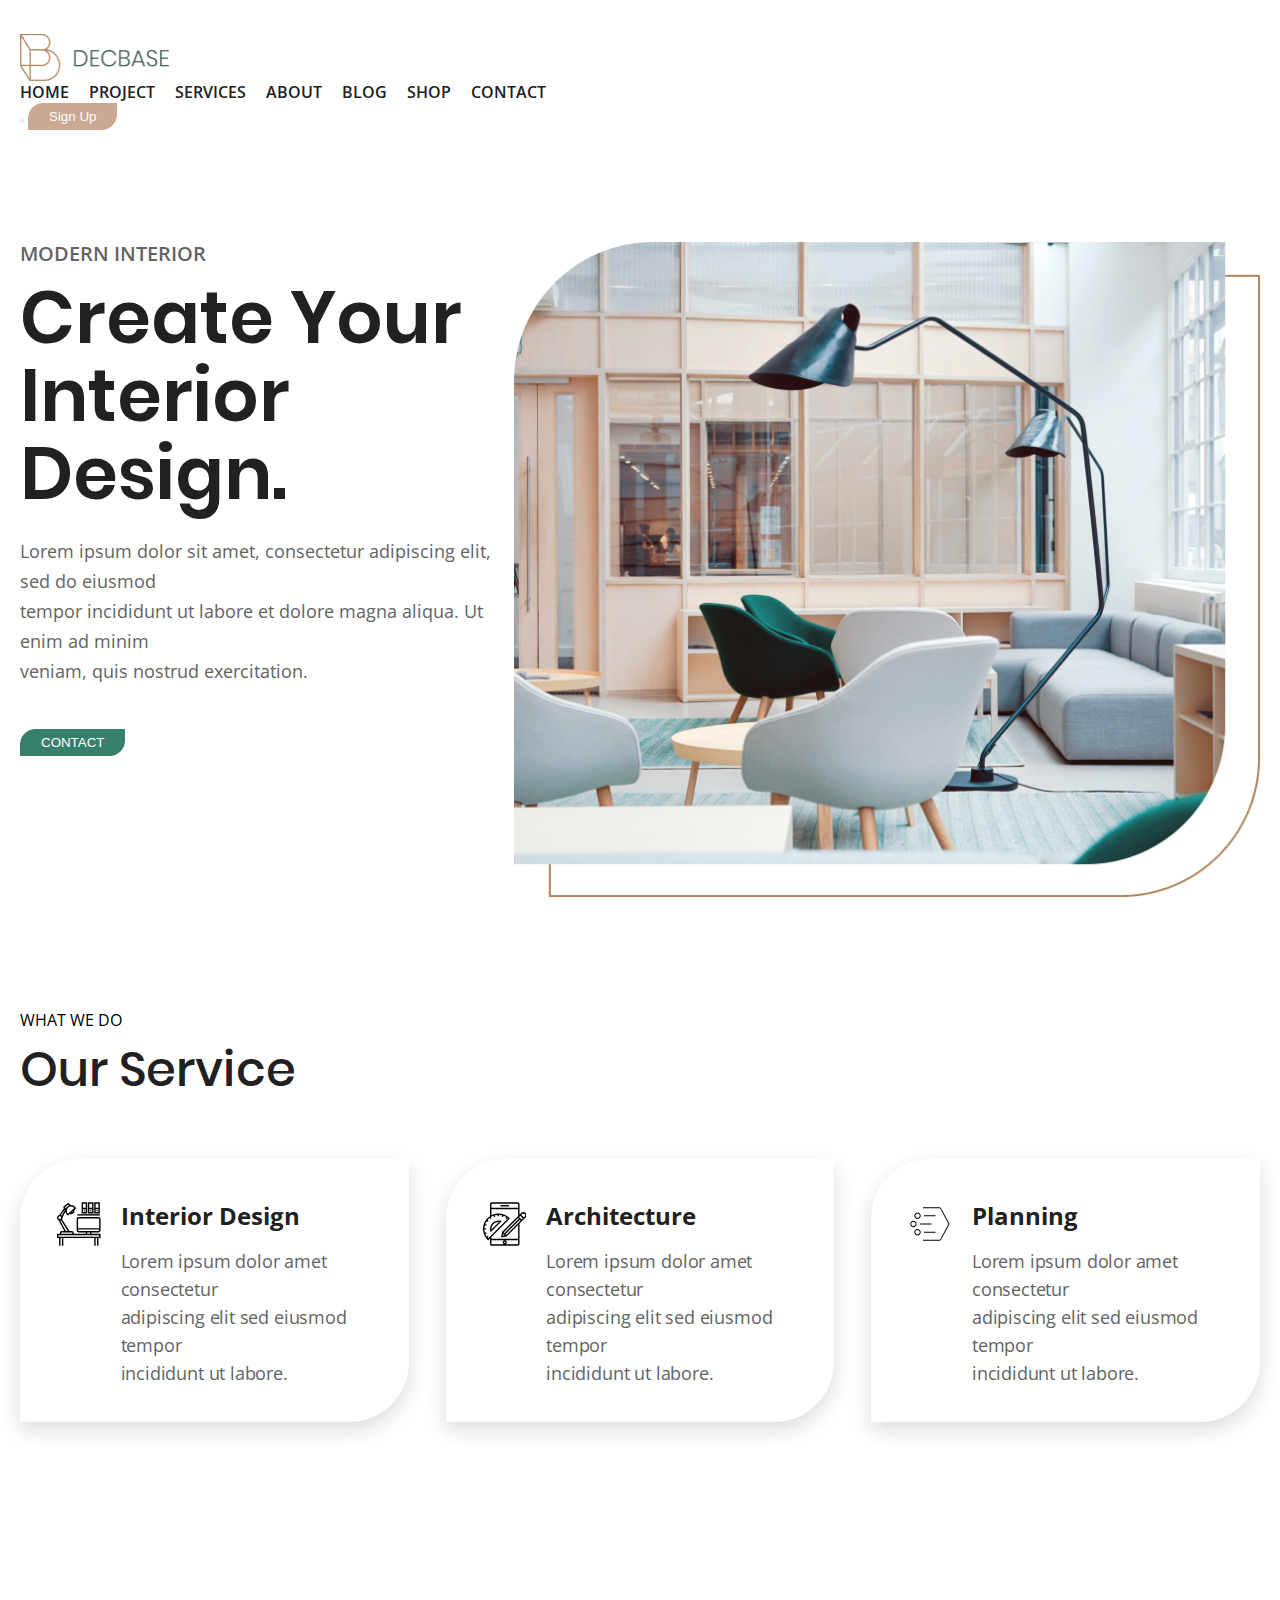
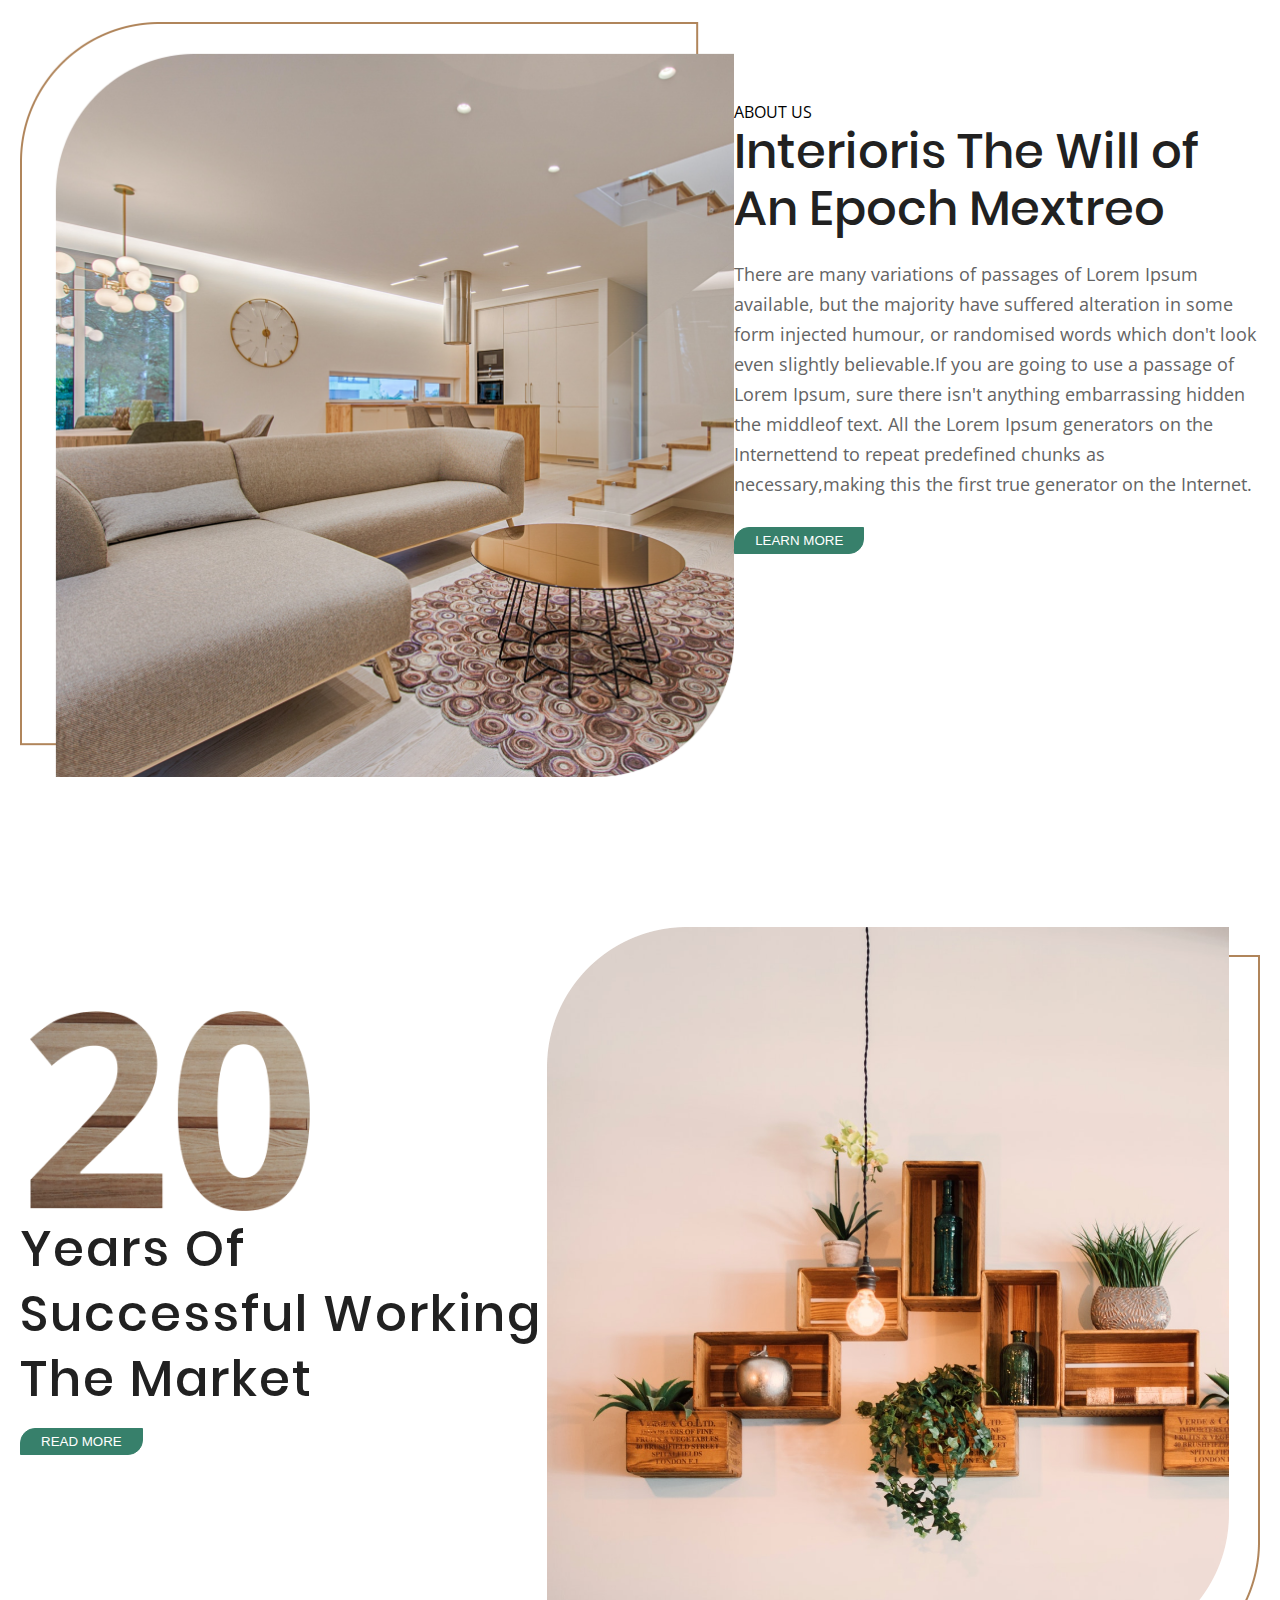
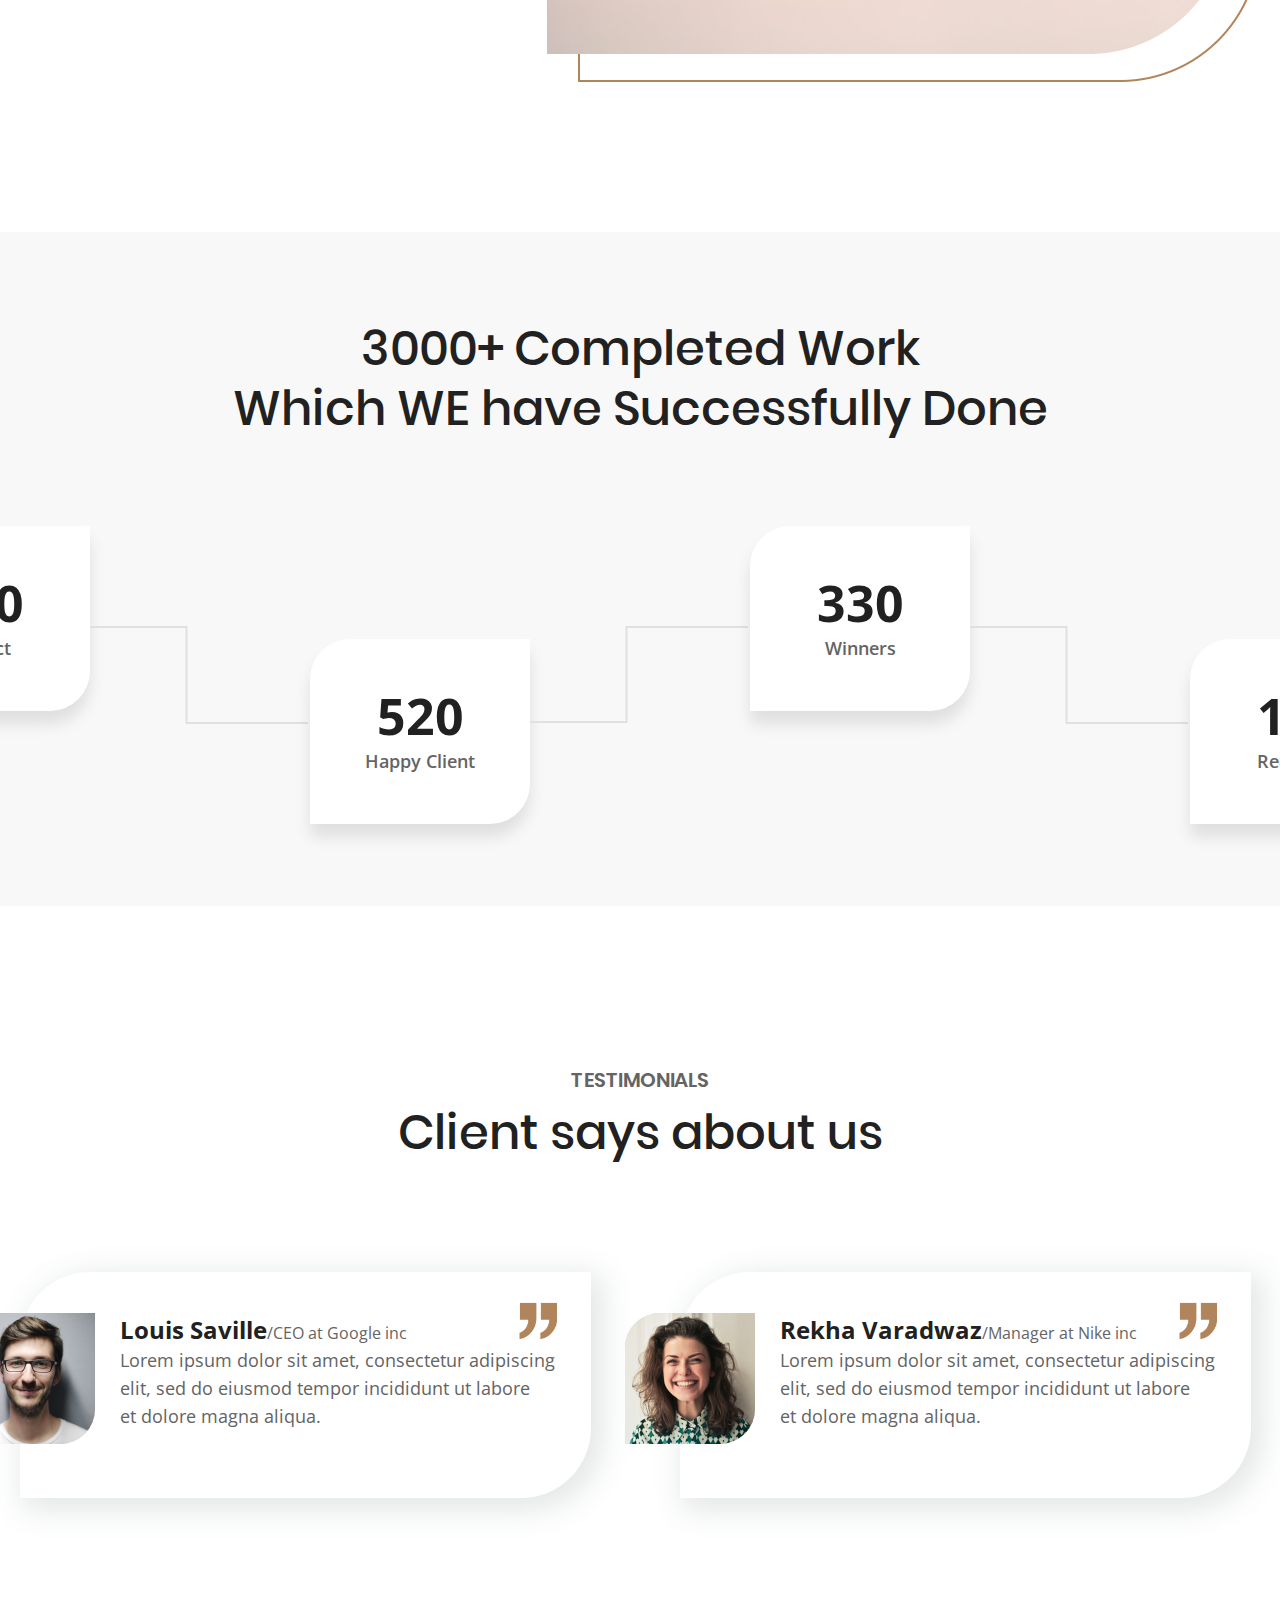
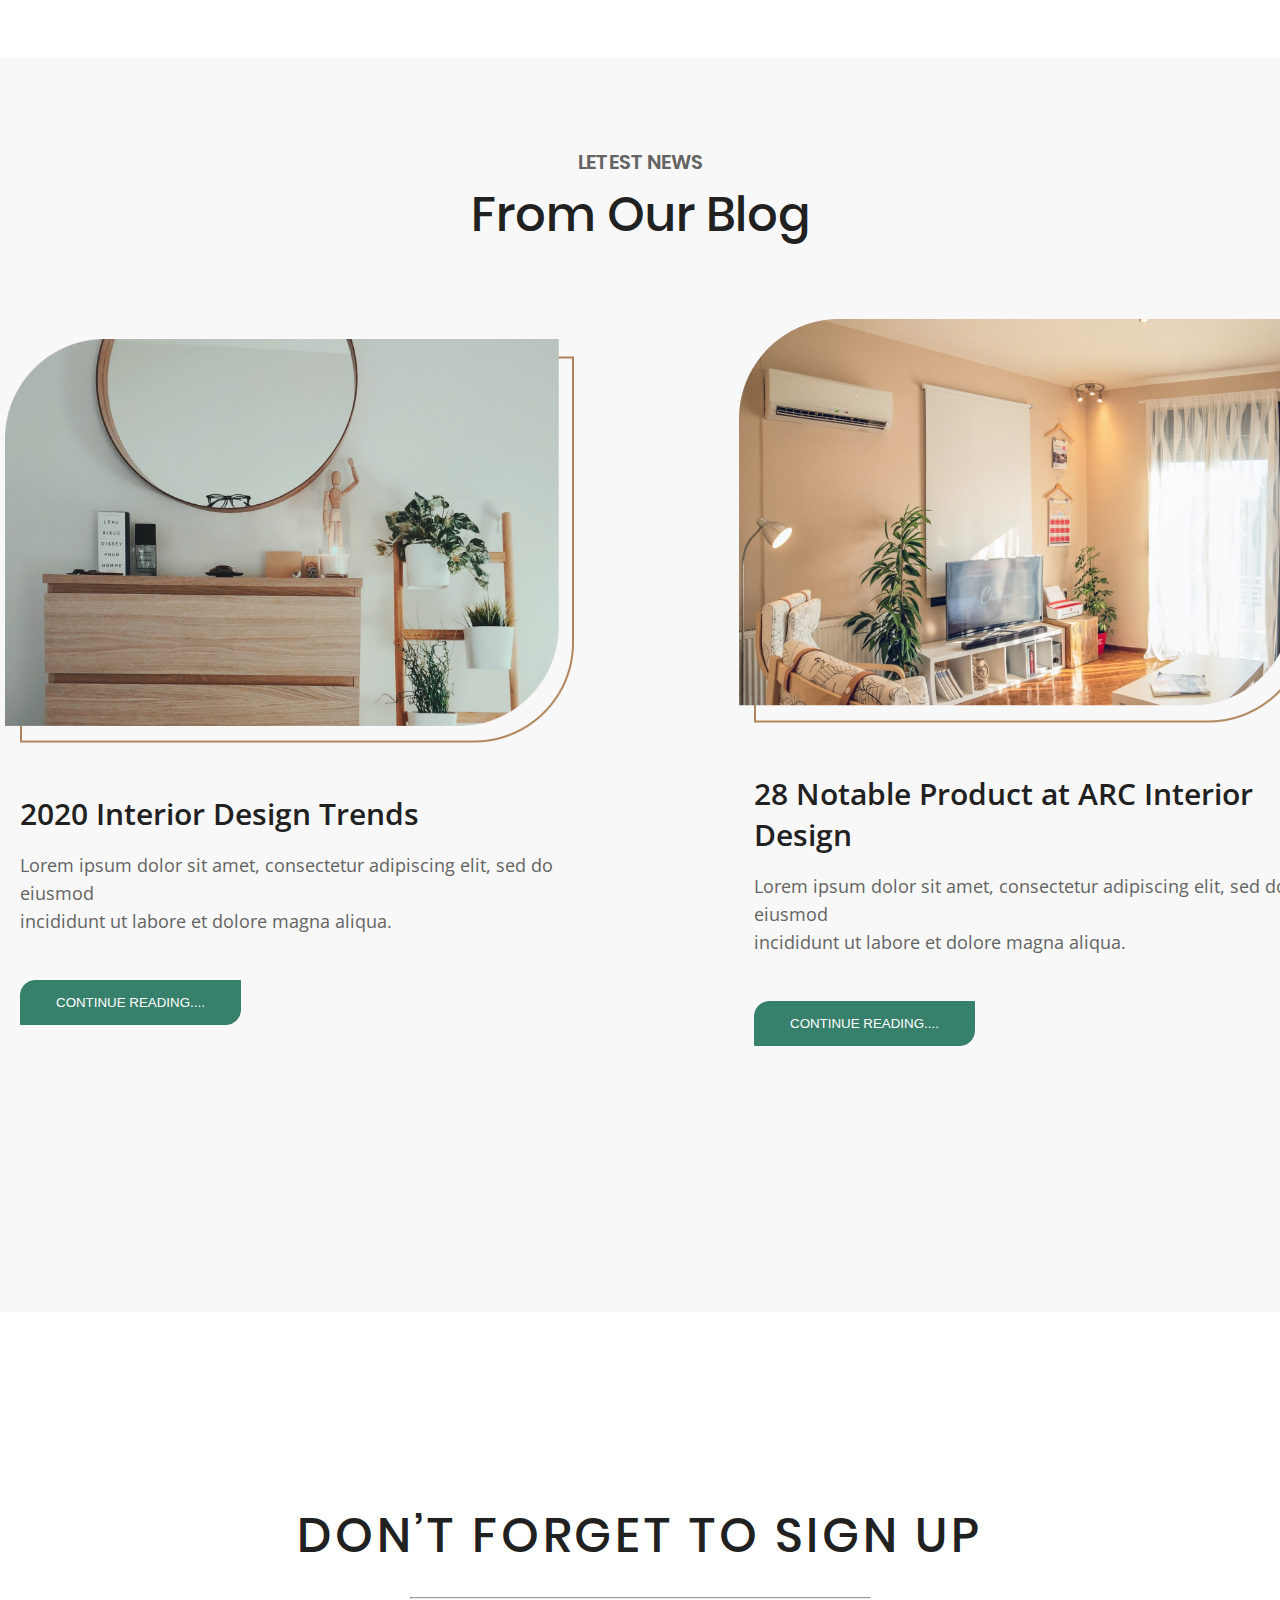
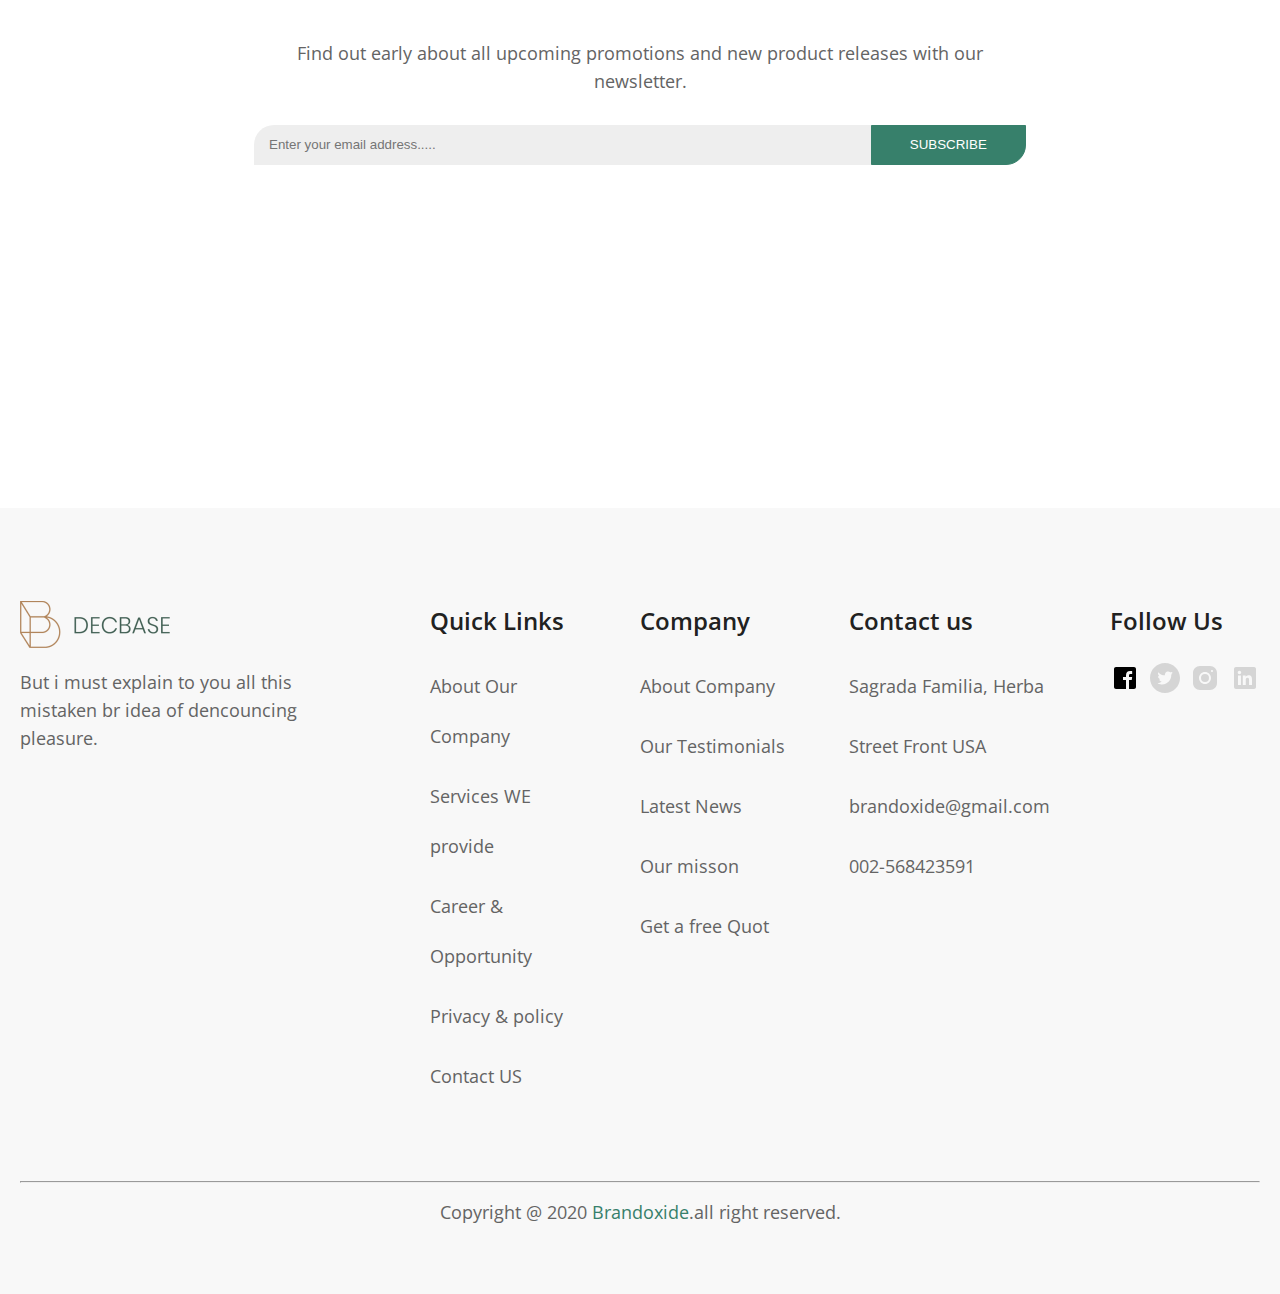
<file: index.html>
<!DOCTYPE html>
<html lang="en">
    <head>  
        <meta charset="UTF-8">
        <title>Document</title>
        <link rel="stylesheet" href="css/main.css">
        <link href="https://fonts.googleapis.com/css2?family=Open+Sans:wght@400;600;700&display=swap" rel="stylesheet">
        <!-- Шрифт установлен через сайт ^^^ -->
        <link rel="stylesheet" href="Fonts/Poppins/stylesheet.css">
        <link href="https://cdn.jsdelivr.net/npm/bootstrap@5.3.2/dist/css/bootstrap.min.css" rel="stylesheet" integrity="sha384-T3c6CoIi6uLrA9TneNEoa7RxnatzjcDSCmG1MXxSR1GAsXEV/Dwwykc2MPK8M2HN" crossorigin="anonymous">
    </head>


    <body>
        <header>
            <div class="container">
                <nav class="navbar navbar-expand-lg">
                    <div class="container-fluid">
                        <a class="nav navbar-brand" href="#"><img src="img/logo.png" alt="logo"></a>
                        <!-- <button class="navbar-toggler" type="button" data-bs-toggle="collapse" data-bs-target="#navbarNavAltMarkup" aria-controls="navbarNavAltMarkup" aria-expanded="false" aria-label="Переключатель навигации">
                            <span class="navbar-toggler-icon"></span>
                        </button> -->
                        <div class="collapse navbar-collapse" id="navbarNavAltMarkup">
                        <div class="navbar-nav">
                            <ul class="menu">
                                <li><a href="#">home</a></li>
                                <li><a href="#">project</a></li>
                                <li><a href="#section3">services</a></li>
                                <li><a href="#">about</a></li>
                                <li><a href="#">blog</a></li>
                                <li><a href="#">shop</a></li>
                                <li><a href="#">contact</a></li>
                            </ul>
                        </div>
                    </div>
                    <div>
                        <button class="navbar-toggler" type="button" data-bs-toggle="collapse" data-bs-target="#navbarNavAltMarkup" aria-controls="navbarNavAltMarkup" aria-expanded="false" aria-label="Переключатель навигации">
                            <span class="navbar-toggler-icon"></span>
                        </button>
                        <button class="btn btn-head">
                            Sign Up
                        </button>
                    </div>
                    <!-- <button class="btn btn-head">
                        Sign Up
                    </button> -->
                </nav>
                    <!-- <nav class="nav">
                        <img src="img/logo.png" alt="logo">
                        <div class="nav-menu">
                            <ul class="menu">
                                <li><a href="#">home</a></li>
                                <li><a href="#">project</a></li>
                                <li><a href="#section3">services</a></li>
                                <li><a href="#">about</a></li>
                                <li><a href="#">blog</a></li>
                                <li><a href="#">shop</a></li>
                                <li><a href="#">contact</a></li>
                            </ul>
                            <button class="btn btn-head">
                                Sign Up
                            </button>
                        </div>
                    </nav> -->

                    <main class="main">
                        <div class="main-text">
                            <span class="main-text__suptitle">MODERN INTERIOR</span>

                            <h1 class="main-text__title">Create Your <br> Interior Design.</h1>

                            <p class="main-text__subtitle">Lorem ipsum dolor sit amet, 
                                consectetur adipiscing elit, sed do eiusmod <br>
                                tempor incididunt ut labore et dolore magna aliqua. Ut enim ad minim <br>
                                veniam, quis nostrud exercitation.</p>

                            <button class="btn btn-green">
                                CONTACT
                            </button>

                        </div>
                    <img src="img/main-img.png" alt="">
                    </main>
                </div>
            </div>
        </header>

        <!-- blocks -->
        <section>
            <div class="container">
                <div class="service">
                    <div class="title-block">
                        <span class="title-block__suptitle">WHAT WE DO</span>
                        <h2 id="section3" class="title-block__main">Our Service</h2>
                    </div>

                    <div class="service-items">

                        <div class="service-item">
                            <svg fill="#000000" width="50px" height="50" version="1.1" id="Layer_1" xmlns="http://www.w3.org/2000/svg" xmlns:xlink="http://www.w3.org/1999/xlink" 
                            viewBox="0 0 295.24 295.24" xml:space="preserve">
                       <g>
                           <g>
                               <g>
                                   <path d="M233.335,214.287v-9.524h47.617v0c7.876,0,14.286-6.41,14.286-14.286v-76.19c0-7.876-6.41-14.286-14.286-14.286H147.619
                                       c-7.876,0-14.286,6.41-14.286,14.286v76.19c0,7.876,6.41,14.286,14.286,14.286h47.619v9.524h-80.952v-4.762
                                       c0-7.876-6.686-14.286-14.562-14.286h-16.11l-48.928-79.648c2.138-3.081,3.41-6.805,3.41-10.829c0-1.171-0.143-2.305-0.348-3.419
                                       l19.933-36.542c1.838,9.052,6.876,17.138,14.519,22.852l3.11,2.324l11.757-10.452c2.576,0.933,5.214,1.429,7.895,1.429
                                       c13.129,0,23.81-10.681,23.81-23.81c0-1.729-0.271-3.467-0.676-5.195l11.781-10.471l-1.943-3.367
                                       c-6.805-11.757-19.438-19.062-32.971-19.062c-0.895,0-1.776,0.071-2.657,0.133l-16.1-16.1L40.82,32.572l6.557,8.743L16.087,86.02
                                       C6.99,87.453,0,95.277,0,104.763c0,7.143,3.995,13.305,9.829,16.562l39.381,73.914H33.057c-7.876,0-14.01,6.41-14.01,14.286
                                       v4.762H0v28.571h14.286v52.381h9.524v-52.381h9.524v52.381h9.524v-52.381h209.524v52.381h9.524v-52.381h9.524v52.381h9.524
                                       v-52.381h14.286v-28.571H233.335z M142.857,114.287c0-2.624,2.138-4.762,4.762-4.762h133.333c2.624,0,4.762,2.138,4.762,4.762
                                       v61.905H142.857V114.287z M195.238,195.239h-47.619c-2.624,0-4.762-2.138-4.762-4.762v-4.762h142.857v4.762
                                       c0,2.624-2.138,4.762-4.762,4.762h-47.619H195.238z M223.81,204.763v9.524h-19.048v-9.524H223.81z M96.243,71.372l12.7-11.29
                                       C107.671,66.149,102.538,70.811,96.243,71.372z M94.967,28.573c8.857-0.001,17.204,4.18,22.581,11.118L74.986,77.525
                                       c-5.5-5.352-8.59-12.6-8.59-20.381C66.396,41.387,79.21,28.573,94.967,28.573z M75.619,15.968l5.662,5.662
                                       C71.7,25.334,63.967,32.772,59.929,42.187l-6.062-8.09L75.619,15.968z M53.385,49.329l1.091,1.453L32.419,91.225
                                       c-1.629-1.61-3.548-2.905-5.667-3.848L53.385,49.329z M9.524,104.763c0-5.252,4.271-9.524,9.524-9.524
                                       c5.252,0,9.524,4.271,9.524,9.524c0,5.252-4.271,9.524-9.524,9.524C13.795,114.287,9.524,110.016,9.524,104.763z M21.795,123.534
                                       c1.967-0.286,3.824-0.862,5.548-1.705l45.095,73.41H60L21.795,123.534z M33.057,204.763h66.667c2.624,0,5.038,2.138,5.038,4.762
                                       v4.762h-76.19v-4.762h-0.001C28.571,206.901,30.433,204.763,33.057,204.763z M285.714,233.335h-4.762h-28.571H42.857H14.286
                                       H9.524v-9.524h9.248h95.238h81.229h38.095h52.38V233.335z"/>
                                   <rect x="138.095" y="80.953" width="152.381" height="9.524"/>
                                   <path d="M204.762,0.001h-38.095v76.19h38.095V0.001z M195.238,66.668H176.19V47.62h19.048V66.668z M195.238,38.096H176.19V9.525
                                       h19.048V38.096z"/>
                                   <circle cx="185.714" cy="57.144" r="4.762"/>
                                   <path d="M247.619,0.001h-38.095v76.19h38.095V0.001z M219.047,9.525h19.048v28.571h-19.048V9.525z M238.096,66.668h-19.048V47.62
                                       h19.048V66.668z"/>
                                   <circle cx="228.571" cy="57.144" r="4.762"/>
                                   <path d="M290.476,0.001h-38.095v76.19h38.095V0.001z M261.904,9.525h19.048v28.571h-19.048V9.525z M280.953,66.668h-19.048V47.62
                                       h19.048V66.668z"/>
                                   <circle cx="271.429" cy="57.144" r="4.762"/>
                               </g>
                           </g>
                       </g>
                       </svg>
                            
                            <div class="service-item__text">
                                <span>Interior Design</span>
                                <p>Lorem ipsum dolor amet consectetur <br>
                                    adipiscing elit sed eiusmod tempor <br>
                                    incididunt ut labore.</p>
                            </div>
                        </div>

                        <div class="service-item">
                            <svg fill="#000000" width="50px" height="50" version="1.1" id="Layer_1" xmlns="http://www.w3.org/2000/svg" xmlns:xlink="http://www.w3.org/1999/xlink" 
                            viewBox="0 0 295.238 295.238" xml:space="preserve">
                        <g>
                            <g>
                                <g>
                                    <path d="M105.181,124.01c-31.633,0-57.362,25.733-57.362,57.362c0,4.757,0.648,9.638,1.914,14.51l2.1,8.038l75.89-75.886
                                        l-8.038-2.1C114.81,124.657,109.933,124.01,105.181,124.01z M57.476,184.81c-0.09-1.152-0.133-2.3-0.133-3.438
                                        c0-26.376,21.462-47.838,47.838-47.838c1.133,0,2.281,0.043,3.438,0.133L57.476,184.81z"/>
                                    <path d="M273.643,66.667c-5.767,0-11.195,2.248-15.271,6.329L247.62,83.744V14.286C247.619,6.41,241.21,0,233.333,0H61.905
                                        c-7.876,0-14.286,6.41-14.286,14.286v79.119C18.971,112.214,0,144.61,0,181.371c0,28.095,10.943,54.51,30.81,74.376l3.367,3.367
                                        l13.443-13.443v35.281c0,7.876,6.41,14.286,14.286,14.286h171.429c7.876,0,14.286-6.41,14.286-14.286V144.829l41.295-41.295
                                        c4.074-4.077,6.322-9.496,6.322-15.267C295.238,76.357,285.552,66.667,273.643,66.667z M145.237,209.933l-5.171-5.171
                                        l98.029-98.029l5.171,5.171L145.237,209.933z M147.234,225.395l-12.867,2.143l2.143-12.867L147.234,225.395z M57.143,14.286
                                        c0-2.624,2.133-4.762,4.762-4.762h171.429c2.629,0,4.762,2.138,4.762,4.762v23.81H57.143V14.286z M57.143,47.619h180.952v45.648
                                        l-109.21,109.21l-6.11,36.652l36.652-6.11l78.667-78.667v93.267H57.143v-11.471l125.781-125.781L179.557,107
                                        c-19.867-19.867-46.281-30.81-74.376-30.81c-17.3,0-33.624,4.224-48.038,11.657V47.619z M34.257,245.562
                                        c-1.238-1.362-2.347-2.81-3.5-4.229l7.586-5.51l-5.6-7.71l-7.614,5.529c-3.771-5.748-6.943-11.824-9.371-18.21l9.033-2.933
                                        l-2.938-9.057l-9,2.714c-1.762-6.552-2.771-10.919-3.11-20.443h9.305v-9.524H9.767c0.343-4.762,1.419-13.5,3.176-19.99l8.91,3
                                        l2.938-9.005l-8.905-2.867c2.462-6.433,5.548-12.538,9.271-18.219l7.59,5.519l5.6-7.7l-7.59-5.514
                                        c4.295-5.324,9.143-10.167,14.467-14.467l5.514,7.59l7.71-5.6l-5.514-7.59c5.681-3.724,11.795-6.81,18.229-9.267l2.895,8.905
                                        l9.057-2.943l-3.105-8.91c6.49-1.76,15.228-2.831,19.99-3.174v9.281h9.524v-9.305c9.524,0.338,13.89,1.352,20.438,3.114
                                        l-2.819,8.995l9.11,2.943l2.962-9.033c6.386,2.429,12.471,5.605,18.219,9.371l-5.524,7.614l7.714,5.6l5.514-7.59
                                        c1.424,1.148,2.867,2.262,4.233,3.5L34.257,245.562z M142.857,271.428c0-2.629,2.133-4.762,4.762-4.762
                                        c2.629,0,4.762,2.133,4.762,4.762c0,2.629-2.133,4.762-4.762,4.762C144.99,276.19,142.857,274.057,142.857,271.428z
                                         M238.095,280.952c0,2.629-2.133,4.762-4.762,4.762h-85.695c7.867-0.011,14.267-6.416,14.267-14.285
                                        c0-7.876-6.41-14.286-14.286-14.286s-14.286,6.41-14.286,14.286c0,7.87,6.4,14.274,14.267,14.285H61.905
                                        c-2.629,0-4.762-2.133-4.762-4.762v-23.81h90.476h90.476V280.952z M157.143,221.838l-5.171-5.171L250,118.638l5.171,5.171
                                        L157.143,221.838z M261.905,117.076L244.829,100l7.552-7.552l17.076,17.076L261.905,117.076z M282.181,96.805l-5.99,5.986
                                        l-17.076-17.076l5.99-5.99c2.281-2.276,5.314-3.533,8.538-3.533c6.652,0,12.071,5.419,12.071,12.076
                                        C285.714,91.49,284.457,94.524,282.181,96.805z"/>
                                    <rect x="119.048" y="19.048" width="57.143" height="9.524"/>
                                </g>
                            </g>
                        </g>
                       </svg>
                            <div class="service-item__text">
                                <span>Architecture</span>
                                <p>Lorem ipsum dolor amet consectetur <br>
                                    adipiscing elit sed eiusmod tempor <br>
                                    incididunt ut labore.</p>
                            </div>
                        </div>

                        <div class="service-item">
                            <svg fill="#000000" width="50px" height="50" version="1.1" id="Layer_1" xmlns="http://www.w3.org/2000/svg" xmlns:xlink="http://www.w3.org/1999/xlink" 
                            viewBox="0 0 32 32" xml:space="preserve">
                       <path id="planning--analytics_1_" d="M4,18.36c-1.301,0-2.36-1.059-2.36-2.36S2.699,13.64,4,13.64S6.36,14.699,6.36,16
                           C6.36,17.302,5.301,18.36,4,18.36z M4,14.36c-0.904,0-1.64,0.736-1.64,1.64c0,0.904,0.736,1.64,1.64,1.64S5.64,16.904,5.64,16
                           S4.904,14.36,4,14.36z M7,12.36c-1.301,0-2.36-1.059-2.36-2.36S5.699,7.64,7,7.64S9.36,8.699,9.36,10S8.301,12.36,7,12.36z M7,8.36
                           c-0.904,0-1.64,0.736-1.64,1.64S6.096,11.64,7,11.64S8.64,10.904,8.64,10S7.904,8.36,7,8.36z M7,24.36
                           c-1.301,0-2.36-1.059-2.36-2.36S5.699,19.64,7,19.64S9.36,20.698,9.36,22S8.301,24.36,7,24.36z M7,20.36
                           c-0.904,0-1.64,0.735-1.64,1.64S6.096,23.64,7,23.64S8.64,22.904,8.64,22S7.904,20.36,7,20.36z M20.36,10
                           c0-0.199-0.161-0.36-0.36-0.36h-8c-0.199,0-0.36,0.161-0.36,0.36s0.161,0.36,0.36,0.36h8C20.199,10.36,20.36,10.199,20.36,10z
                            M20.36,22c0-0.199-0.161-0.36-0.36-0.36h-8c-0.199,0-0.36,0.161-0.36,0.36s0.161,0.36,0.36,0.36h8
                           C20.199,22.36,20.36,22.199,20.36,22z M17.36,16c0-0.199-0.161-0.36-0.36-0.36H9c-0.199,0-0.36,0.161-0.36,0.36S8.801,16.36,9,16.36
                           h8C17.199,16.36,17.36,16.199,17.36,16z M24.237,27.648l5.958-11c0.22-0.406,0.22-0.89,0-1.295l-5.958-11
                           c-0.238-0.439-0.696-0.712-1.195-0.712H11v0.72h12.042c0.234,0,0.45,0.128,0.562,0.335l5.958,11c0.104,0.19,0.104,0.418,0,0.609
                           l-5.958,11c-0.112,0.207-0.328,0.335-0.562,0.335H11v0.721h12.042C23.541,28.36,23.999,28.087,24.237,27.648z"/>
                       <rect id="_Transparent_Rectangle" style="fill:none;" width="32" height="32"/>
                       </svg>
                            <div class="service-item__text">
                                <span>Planning</span>
                                <p>Lorem ipsum dolor amet consectetur <br>
                                        adipiscing elit sed eiusmod tempor <br>
                                        incididunt ut labore.</p>
                            </div>
                        </div>  
                        
                    </div>

                </div>
            </div>
        </section> 
        <!-- about -->
        <section>
            <div class="container">
                <div class="about">
                    <div class="about-item">
                        <img src="img/about-item1.png" alt="">
                        <div class="about-text">
                            <div class="title-block">
                                <span class="title-block__suptitle">ABOUT US</span>
                                <h2 class="title-block__main">Interioris The Will of An Epoch Mextreo</h2>
                            </div>
                            <p>There are many variations of passages of Lorem Ipsum available,
                                but the majority have suffered alteration in some form injected
                                humour, or randomised words which don't look even slightly
                                believable.If you are going to use a passage of Lorem Ipsum,
                                sure there isn't anything embarrassing hidden the middleof text.
                                All the Lorem Ipsum generators on the Internettend to repeat
                                predefined chunks as necessary,making this the first true
                                generator on the Internet.</p>
                            <button class="btn btn-green">
                                LEARN MORE
                            </button>
                    </div>

                </div>
                
                
                <div class="about-item">
                        <div class="about-text">
                            <!-- <span class="about-text__number">20</span> -->
                            <img height="" width="" src="img/number_20.png" alt="">
                            <h3 class="about-text__title"> Years Of Successful
                                Working
                                The Market</h3>
                            <button class="btn btn-green">
                                READ MORE
                            </button>
                        </div>
                        <img src="img/about-item2.png" alt="">
                    </div>

            </div>
        </section>
        <!-- work -->
        <section> 
            <div class="bg-gray">
                <div class="container">
                    <div class="work">
                        <h2 class="work-title">3000+ Completed Work <br>
                            Which WE have Successfully Done</h2>
                        <div class="work-items">
                            <div class="work-item">
                                <span>980</span>
                                <p>Project</p>
                            </div>
                            <svg width="218" height="298" viewBox="0 0 218 98" fill="none" xmlns="http://www.w3.org/2000/svg">
                                <path d="M0 1H96.5V97H218" stroke="#E0E0E0" stroke-width="2"/>
                                </svg>
                            <div class="work-item work-end">
                                <span>520</span>
                                <p>Happy Client</p>
                            </div>
                            <svg width="218" height="297" viewBox="0 0 218 97" fill="none" xmlns="http://www.w3.org/2000/svg">
                                <path d="M0 96H96.5V1H218" stroke="#E0E0E0" stroke-width="2"/>
                                </svg>                                
                            <div class="work-item">
                                <span>330</span>
                                <p>Winners</p>
                            </div>
                            <svg width="218" height="298" viewBox="0 0 218 98" fill="none" xmlns="http://www.w3.org/2000/svg">
                                <path d="M0 1H96.5V97H218" stroke="#E0E0E0" stroke-width="2"/>
                                </svg>
                            <div class="work-item work-end">
                                <span>120</span>
                                <p>Recoment</p>
                            </div>
    
                        </div>
                    </div>
                </div>
            </div>

        </section>
        <!-- reviews -->
        <section>
            <div class="container">
                <div class="reviews">
                    <div class="title-block">
                        <span class="title-block__subtitle">TESTIMONIALS</span>
                        <h2 class="title-block__main">Client says about us</h2>
                    </div>
                    <div class="reviews-items">
                        <div class="reviews-item">
                            <img src="img/reviews-man.png" alt="">
                            
                            <div class="reviews-item__text">
                                <p class="reviews-item__title">Louis Saville<span>/CEO at Google inc</span></p>
                                <p class="reviews-item__subtitle">Lorem ipsum dolor sit amet, consectetur adipiscing <br> 
                                    elit, sed do eiusmod tempor incididunt ut labore <br>
                                    et dolore magna aliqua.</p>
                            </div>
                        </div>

                        <div class="reviews-item">
                            <img src="img/reviews-woman.png" alt="">
                            <div class="reviews-item__text">
                                <p class="reviews-item__title">Rekha Varadwaz<span>/Manager at Nike inc</span></p>
                                <p class="reviews-item__subtitle">Lorem ipsum dolor sit amet, consectetur adipiscing <br> 
                                    elit, sed do eiusmod tempor incididunt ut labore <br>
                                    et dolore magna aliqua.</p>
                            </div>
                        </div>

                    </div>
                </div>
            </div>
        </section>
        <!-- blog -->
        <section>
            <div class="bg-gray">
                <div class="container">
                    <div class="blog">
                        <div class="title-block">
                            <span class="title-block__subtitle">LETEST NEWS</span>
                            <h2 class="title-block__main">From Our Blog</h2>
                        </div>
                        <div class="blog-items">
                            <div class="blog-item">
                                <img class="blog-img1" src="img/blog img1.png" alt="">
                                <img src="img/bg-blog.png" alt="">
                                <div class="blog-item__text">
                                    <h2 class="blog-item__title">2020 Interior Design Trends</h2>
                                    <p class="blog-item__subtitle">Lorem ipsum dolor sit amet, consectetur adipiscing elit, sed do eiusmod <br>
                                        incididunt ut labore et dolore magna aliqua.</p>

                                    <button class="btn btn-green">
                                        CONTINUE READING....
                                    </button>
                                </div>
                            </div>

                            <div class="blog-item">
                                <img class="blog-img2" src="img/blog img2.png" alt="">
                                <img src="img/bg-blog.png" alt="">
                                <div class="blog-item__text">
                                    <h2 class="blog-item__title">28 Notable Product at ARC Interior Design</h2>
                                    <p class="blog-item__subtitle">Lorem ipsum dolor sit amet, consectetur adipiscing elit, sed do eiusmod <br>
                                        incididunt ut labore et dolore magna aliqua.</p>

                                    <button class="btn btn-green">
                                            CONTINUE READING....
                                    </button>
                            </div>

                        </div>
                    </div>
                </div>
            </div>
        </section>
        <!-- form -->
        <section>
            <div class="container">
                <div class="forma">
                    <div class="form-text">
                        <h2>DON’T FORGET TO SIGN UP</h2>
                        <hr>
                        <p>Find out early about all upcoming promotions and new product releases with
                            our newsletter.</p>
                    </div>
                    <form action="">
                        <input type="text" placeholder="Enter your email address.....">
                        <button class="btn btn-green">SUBSCRIBE</button>
                    </form>
                </div>
            </div>

        </section>

        <footer>
            <div class="bg-gray">
                <div class="container">
                    <div class="footer">
                        <div class="footer-items">
                            <div class="footer-item">
                                <img class="footer-logo" src="img/logo.png" alt="">
                                <p>But i must explain to you all this mistaken br
                                    idea of dencouncing pleasure.</p>
                            </div>
                            <div class="footer-item">
                                <span>Quick Links</span>
                                <ul>
                                    <li><a href="#">About Our Company</a></li>
                                    <li><a href="#">Services WE provide</a></li>
                                    <li><a href="#">Career & Opportunity</a></li>
                                    <li><a href="#">Privacy & policy</a></li>
                                    <li><a href="#">Contact US</a></li>
                                </ul>
                            </div>
                            <div class="footer-item">
                                <span>Company</span>
                                <ul>
                                    <li><a href="#">About Company</a></li>
                                    <li><a href="#">Our Testimonials</a></li>
                                    <li><a href="#">Latest News</a></li>
                                    <li><a href="#">Our misson</a></li>
                                    <li><a href="#">Get a free Quot</a></li>
                                </ul>
                            </div>
                            <div class="footer-item">
                                <span>Contact us</span>
                                <ul>
                                    <li><a href="#">Sagrada Familia, Herba</a></li>
                                    <li><a href="#">Street Front USA</a></li>
                                    <li><a href="#">brandoxide@gmail.com</a></li>
                                    <li><a href="#">002-568423591</a></li>
                                </ul>
                            </div>
                            <div class="footer-item">
                                <span>Follow Us</span>
                                <ul class="footer-socialist">
                                    <li class="footer-social__icon"><a href="#" class="footer-social__link">
                                        <?xml version="1.0"?><svg class="facebook" xmlns="http://www.w3.org/2000/svg"  viewBox="0 0 30 30" width="30px" height="30px">    <path d="M24,4H6C4.895,4,4,4.895,4,6v18c0,1.105,0.895,2,2,2h10v-9h-3v-3h3v-1.611C16,9.339,17.486,8,20.021,8 c1.214,0,1.856,0.09,2.16,0.131V11h-1.729C19.376,11,19,11.568,19,12.718V14h3.154l-0.428,3H19v9h5c1.105,0,2-0.895,2-2V6 C26,4.895,25.104,4,24,4z"/></svg>
                                    </a></li>
                                    <li class="footer-social__icon"><a href="#" class="footer-social__link">
                                        <svg class="svg-icon" fill="#D5D5D5" style="width: 30px; height: 30px;" viewBox="0 0 1024 1024" version="1.1" xmlns="http://www.w3.org/2000/svg"><path d="M512 0C228.430769 0 0 228.430769 0 512s228.430769 512 512 512 512-228.430769 512-512S795.569231 0 512 0z m248.123077 366.276923c-3.938462 3.938462-3.938462 7.876923-7.876923 7.876923-7.876923 7.876923-15.753846 11.815385-23.630769 15.753846-3.938462 0-3.938462 3.938462-3.938462 7.876923 3.938462 43.323077-3.938462 86.646154-19.692308 129.969231-27.569231 74.830769-86.646154 133.907692-157.538461 169.353846-59.076923 35.446154-129.969231 47.261538-192.984616 31.507693-31.507692-3.938462-59.076923-15.753846-82.707692-31.507693l-3.938461-3.938461c0-3.938462 3.938462-7.876923 7.876923-7.876923 19.692308 0 39.384615-3.938462 59.076923-11.815385 19.692308-7.876923 39.384615-19.692308 55.138461-31.507692l3.938462-3.938462c0-3.938462 0-7.876923-3.938462-7.876923-15.753846-3.938462-27.569231-11.815385-39.384615-19.692308-15.753846-7.876923-27.569231-23.630769-35.446154-39.384615v-3.938461c0-3.938462 3.938462-7.876923 7.876923-7.876924h11.815385c3.938462 0 3.938462 0 3.938461-3.938461 3.938462-3.938462 0-7.876923-3.938461-11.815385-15.753846-7.876923-27.569231-19.692308-39.384616-31.507692-15.753846-15.753846-23.630769-35.446154-23.630769-55.138462v-3.938461c0-3.938462 7.876923-3.938462 7.876923-3.938462 3.938462 0 7.876923 3.938462 11.815385 3.938462h7.876923c3.938462 0 3.938462 0 7.876923-3.938462s3.938462-7.876923 0-11.815384c-15.753846-15.753846-27.569231-35.446154-31.507692-59.076923-3.938462-19.692308 0-43.323077 7.876923-63.015385v-3.938461c-7.876923 3.938462-3.938462 3.938462 0 7.876923 27.569231 27.569231 55.138462 51.2 90.584615 70.892307 39.384615 19.692308 82.707692 31.507692 126.030769 31.507693 3.938462 0 7.876923-3.938462 7.876923-7.876923 0-23.630769 7.876923-102.4 78.769231-122.092308 35.446154-11.815385 78.769231-3.938462 106.338462 27.569231 0 0 3.938462 3.938462 7.876923 3.938461 7.876923 0 15.753846-3.938462 27.569231-3.938461 7.876923-3.938462 15.753846-3.938462 23.630769-7.876923h7.876923c3.938462 0 3.938462 7.876923 3.938461 11.815384-3.938462 7.876923-11.815385 15.753846-19.692307 23.630769l-3.938462 3.938462c-3.938462 0-3.938462 3.938462-3.938461 7.876923s3.938462 7.876923 7.876923 7.876923 7.876923 0 15.753846-3.938461h7.876923c-3.938462-3.938462-3.938462 3.938462-7.876923 3.938461z" /></svg>
                                    </a></li>
                                    <li class="footer-social__icon"><a href="#" class="footer-social__link">
                                        <?xml version="1.0"?><svg xmlns="http://www.w3.org/2000/svg" fill='#D5D5D5' viewBox="0 0 30 30" width="30px" height="30px">    <path d="M 9.9980469 3 C 6.1390469 3 3 6.1419531 3 10.001953 L 3 20.001953 C 3 23.860953 6.1419531 27 10.001953 27 L 20.001953 27 C 23.860953 27 27 23.858047 27 19.998047 L 27 9.9980469 C 27 6.1390469 23.858047 3 19.998047 3 L 9.9980469 3 z M 22 7 C 22.552 7 23 7.448 23 8 C 23 8.552 22.552 9 22 9 C 21.448 9 21 8.552 21 8 C 21 7.448 21.448 7 22 7 z M 15 9 C 18.309 9 21 11.691 21 15 C 21 18.309 18.309 21 15 21 C 11.691 21 9 18.309 9 15 C 9 11.691 11.691 9 15 9 z M 15 11 A 4 4 0 0 0 11 15 A 4 4 0 0 0 15 19 A 4 4 0 0 0 19 15 A 4 4 0 0 0 15 11 z"/></svg>
                                    </a></li>
                                    <li class="footer-social__icon"><a href="#" class="footer-social__link">
                                        <?xml version="1.0"?><svg xmlns="http://www.w3.org/2000/svg" fill="#D5D5D5"  viewBox="0 0 30 30" width="30px" height="30px">    <path d="M24,4H6C4.895,4,4,4.895,4,6v18c0,1.105,0.895,2,2,2h18c1.105,0,2-0.895,2-2V6C26,4.895,25.105,4,24,4z M10.954,22h-2.95 v-9.492h2.95V22z M9.449,11.151c-0.951,0-1.72-0.771-1.72-1.72c0-0.949,0.77-1.719,1.72-1.719c0.948,0,1.719,0.771,1.719,1.719 C11.168,10.38,10.397,11.151,9.449,11.151z M22.004,22h-2.948v-4.616c0-1.101-0.02-2.517-1.533-2.517 c-1.535,0-1.771,1.199-1.771,2.437V22h-2.948v-9.492h2.83v1.297h0.04c0.394-0.746,1.356-1.533,2.791-1.533 c2.987,0,3.539,1.966,3.539,4.522V22z"/></svg>
                                    </a></li>
                                </ul>
                            </div>
                        </div>
                        <div class="last">
                            <hr class="last-hr">
                            <span class="last-span">Copyright @ 2020 <a href="#">Brandoxide</a>.all right reserved.</span>
                        </div>
                    </div>
                </div>

            </div>
        </footer>
        <script src="https://cdn.jsdelivr.net/npm/bootstrap@5.3.2/dist/js/bootstrap.bundle.min.js" integrity="sha384-C6RzsynM9kWDrMNeT87bh95OGNyZPhcTNXj1NW7RuBCsyN/o0jlpcV8Qyq46cDfL" crossorigin="anonymous"></script>
    </body>
</html>
</file>
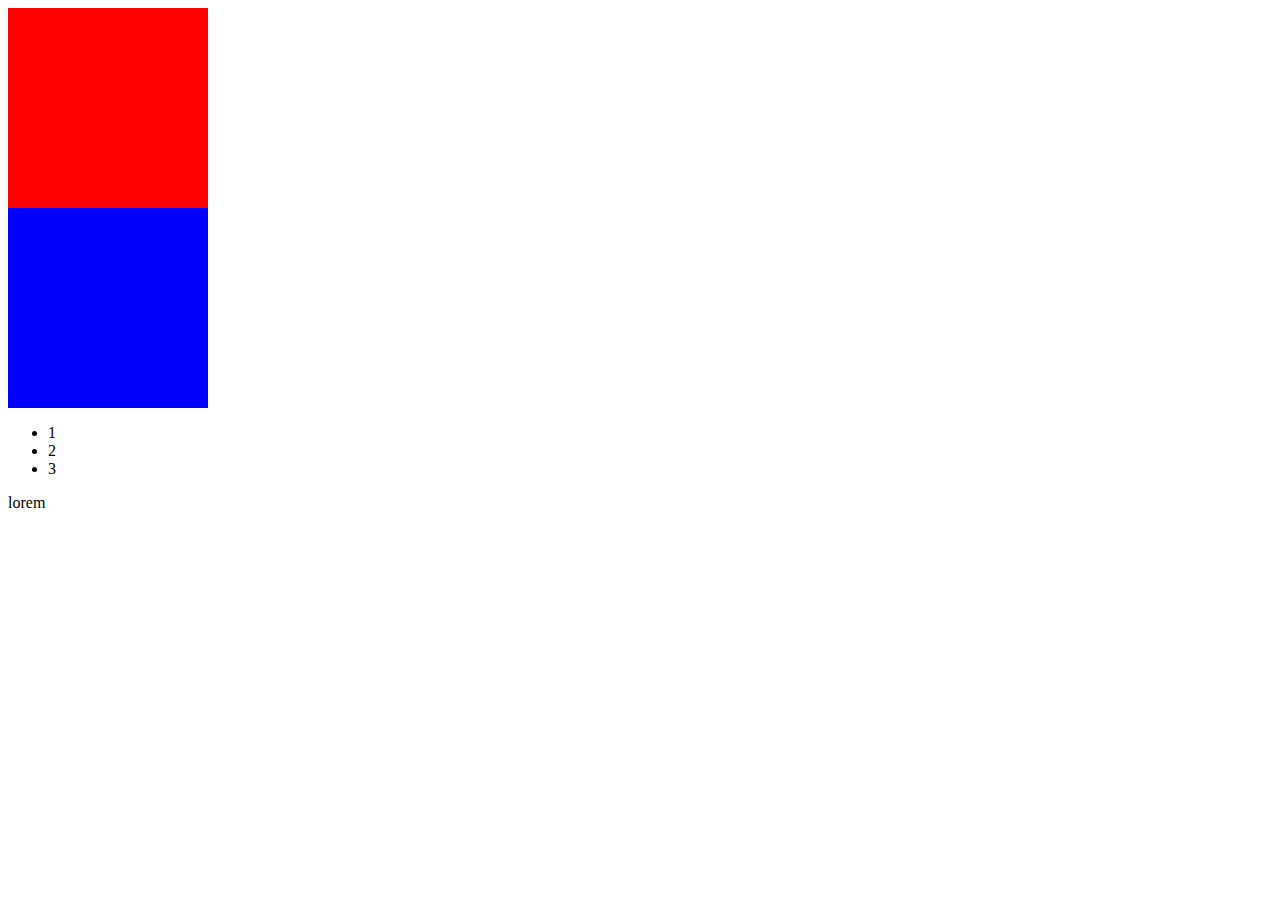
<file: jsTest.html>
<!DOCTYPE html>
<html lang="en">
<head>
    <meta charset="UTF-8">
    <meta name="viewport" content="width=device-width, initial-scale=1.0">
    <title>jsTest</title>
    <style>
        .ul-class{
            color:green;
        }
        .block{
            width: 200px;
            height: 200px;
        }
        .block-red{
            background-color: red;
        }
        .block-blue{
            background-color: blue;
        }
        .active{
            background-color: green;
        }
    </style>
</head>
<body>
    <div class="block block-red" id="block-1"></div>
    <div class="block block-blue" id="block-2"></div>
    
    
    
    
    <ul id="ul_ID">
        <li class="li">1</li>
        <li>2</li>
        <li>3</li>
    </ul>
    
    
    <p>lorem</p>


    <!-- <script src="js/main.js"></script> -->
    
    
     
    
    <!-- ДЗ 24 DOM
    Узлы - 
    parentNode
    childNodes
    firstChild
    lastChild
    previousSibling
    nextSibling -->


    <!-- Element - скипает узлы и доводит до самого элемента

    parentElementNode
    childElementNodes
    firstElementChild
    lastElementChild
    previousElementSibling
    nextElementSibling -->

    
    <script>
        let block_1 = document.getElementById('block-1')
        let block_2 = document.getElementById('block-2')

        block_1.onclick = colorGreen
        block_2.onclick = colorGreen

        block_1.addEventListener('click', border) //слушатель событий несколько событий в  одной*

        function colorGreen(){
            this.classList.toggle('active')
        }
        function border(){
            block_1.style.borderRadius = '100px'
        }

        console.log(block_1);




















        // console.log(document);
        // console.dir(document.body.firstChild.nextSibling);
        // console.dir(document.head.lastChild.previousSibling);
        // console.dir(document.body.firstChild.nextSibling.firstChild.nextSibling);
        // console.dir(document.body.firstElementChild.firstElementChild);

        // let ul = document.getElementById('ul_ID')
        // ul.append('end') // начало этого тега
        // ul.prepend('start') // конец тега

        // ul.before('before')
        // ul.after('after')        
        
        // let li = document.createElement('li')
        // li.innerText = 'lorem'

        // ul.append(li)
        // ul.style.color = 'red'
        // ul.style.backgroundColor = 'red'
        // ul.classList.add('ul-class')
        // ul.classList.contains('ul-class') - проверяет есть ли класс и выводит булевый тип 1 или 0
        // ul.classList.remove('ul-class')
        // ul.classList.toggle('ul-class') - при нажатии доб класс если его нет, а если класс есть то удаляет
        
        
        // console.log(ul);



        // console.log(document.body.innerHTML); - показывает что есть на сайте фулл файл html
        // console.log(document.body.innerHTML = ''); - присваивает ничего*
        
        // let li = document.getElementsByClassName('li')
        // console.log(li);






    </script>
</body>
</html>
</file>
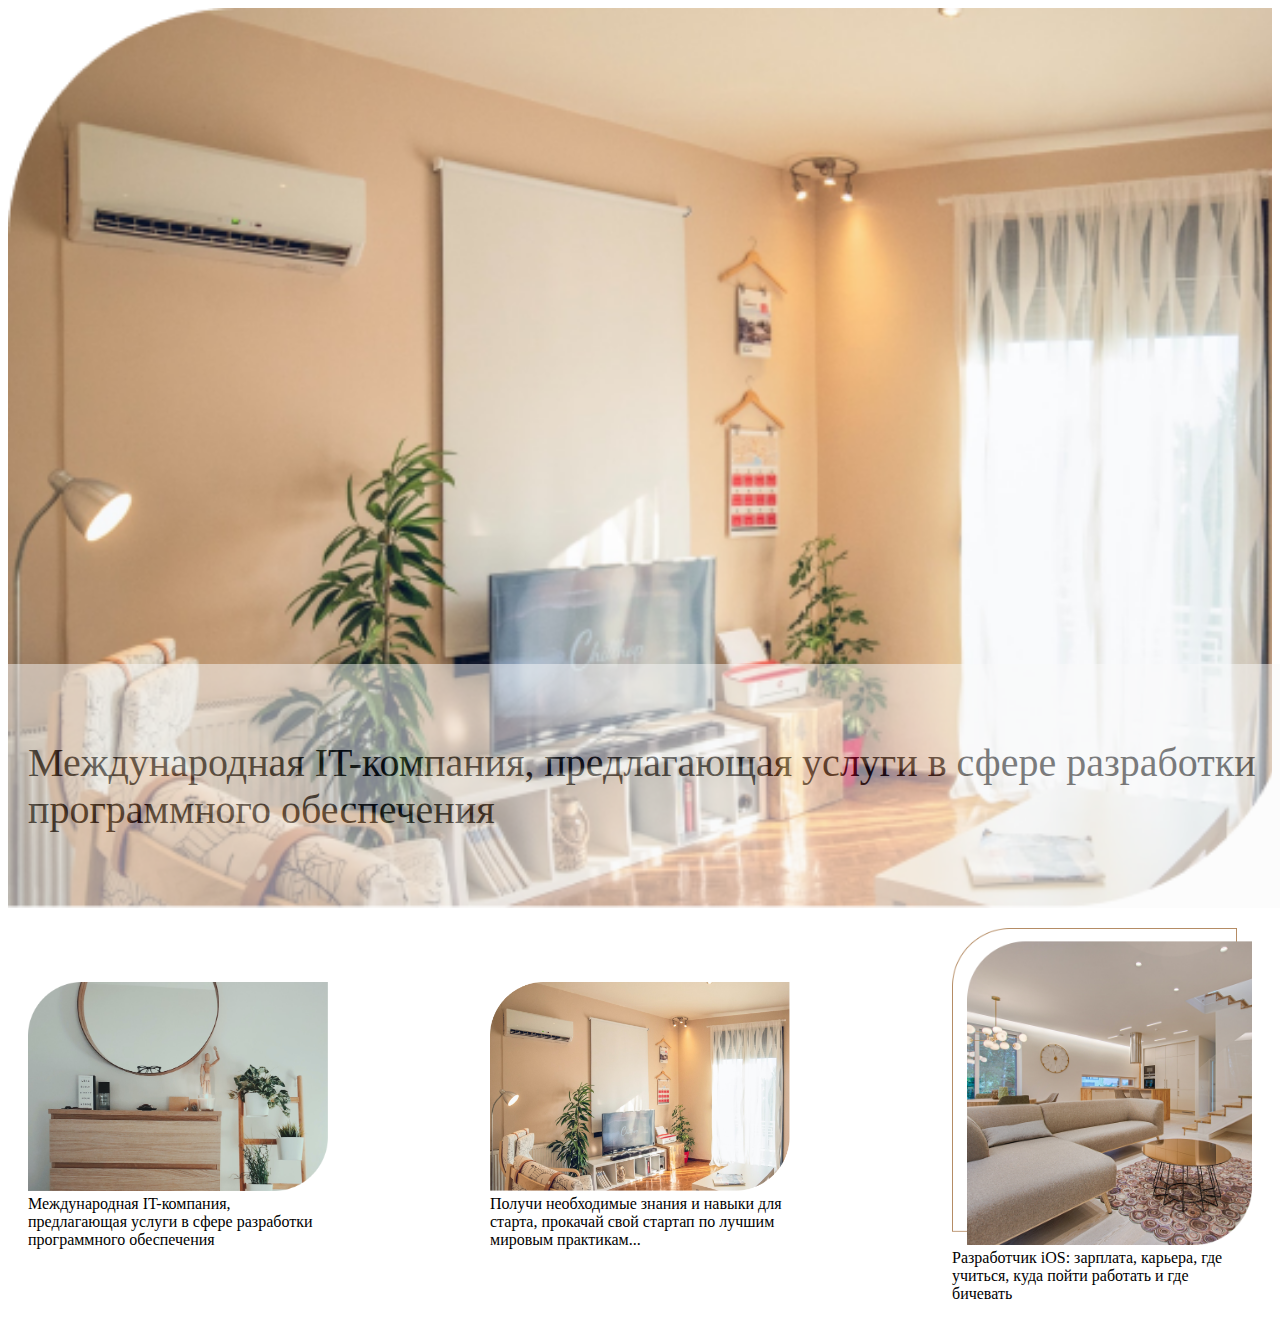
<file: news_site.html>
<!DOCTYPE html>
<html lang="en">
<head>
    <meta charset="UTF-8">
    <meta http-equiv="X-UA-Compatible" content="IE=edge">
    <meta name="viewport" content="width=device-width, initial-scale=1.0">
    <!-- <link rel="stylesheet" href="css/main.css"> -->
    <link href="https://cdn.jsdelivr.net/npm/bootstrap@5.3.2/dist/css/bootstrap.min.css" rel="stylesheet" integrity="sha384-T3c6CoIi6uLrA9TneNEoa7RxnatzjcDSCmG1MXxSR1GAsXEV/Dwwykc2MPK8M2HN" crossorigin="anonymous">


    <title>doc</title>
    <style>
        .main{
            display: flex;
            flex-direction: column;
            margin: auto;
        }
        .big{
            position: relative;
            width: 100%;
            height: 100vh;
            background-image: url('img/blog\ img2.png');
            background-repeat: no-repeat;
            background-size: cover;
            display: flex;
            flex-direction: column;
            justify-content: flex-end;
        }
        .title{
            position: absolute;
            bottom: 0;
            font-size: 20px;
            padding: 75px 20px;
            width: 100%;
            background-color: #fafafa;
            opacity: .5;
            color: #000;
            font-size: 40px;
        }
        .little{
            display: flex;
            justify-content: space-between;
            align-items: center;
        }
        .little-items{
            width: 300px;
            padding: 20px;
        }
        img{
            width: 100%;
        }
        #big img{
            width: 800px;
            height: 100%;
        }
        .little-img img{
            width: 100%;
            height: 100%;
        }
        .active{
            background-color: #3388FF;
        }
    </style>
</head>
<body>
    <div class="main">
        <div class="big" id="big">
            <div class="title">
                Международная IT-компания, предлагающая услуги в сфере разработки программного обеспечения
            </div>
        </div>

        <div class="little">
            <div class="little-items" id="item-1">
                <div class="little-img">
                    <img src="img/blog img1.png" alt="">
                </div>
                <div class="little-title">
                    Международная IT-компания, предлагающая услуги в сфере разработки программного обеспечения      
                </div>
            </div>
            <div class="little-items" id="item-2">
                <div class="little-img">
                    <img src="img/blog img2.png" alt="">
                </div>
                <div class="little-title">
                    Получи необходимые знания и навыки для старта, прокачай свой стартап по лучшим мировым практикам...
                </div>
            </div>
            <div class="little-items" id="item-3">
                <div class="little-img">
                    <img src="img/about-item1.png" alt="">
                </div>
                <div class="little-title">
                    Разработчик iOS: зарплата, карьера, где учиться, куда пойти работать и где бичевать 
                </div>
            </div>

        </div>
    </div>
    <script src="https://cdn.jsdelivr.net/npm/bootstrap@5.3.2/dist/js/bootstrap.bundle.min.js" integrity="sha384-C6RzsynM9kWDrMNeT87bh95OGNyZPhcTNXj1NW7RuBCsyN/o0jlpcV8Qyq46cDfL" crossorigin="anonymous"></script>
    <script>

        let big = document.getElementById('big')
        let item_1 = document.getElementById('item-1')
        let item_2 = document.getElementById('item-2')
        let item_3 = document.getElementById('item-3')

        item_1.onclick = active
        item_2.onclick = active
        item_3.onclick = active

        item_1.addEventListener('click', changeContent)
        item_2.addEventListener('click', changeContent)
        item_3.addEventListener('click', changeContent)
 


        function active(){

            item_1.classList.remove('active')
            item_2.classList.remove('active')
            item_3.classList.remove('active')

            this.classList.toggle('active')
        }
        
        function changeContent(){
            let src = this.firstElementChild.firstElementChild.src;
            let text = this.lastElementChild.innerText;

            big.style.backgroundImage = `url(${src})`;
            big.firstElementChild.innerText = text
        }



    </script>
</body>
</html>
</file>
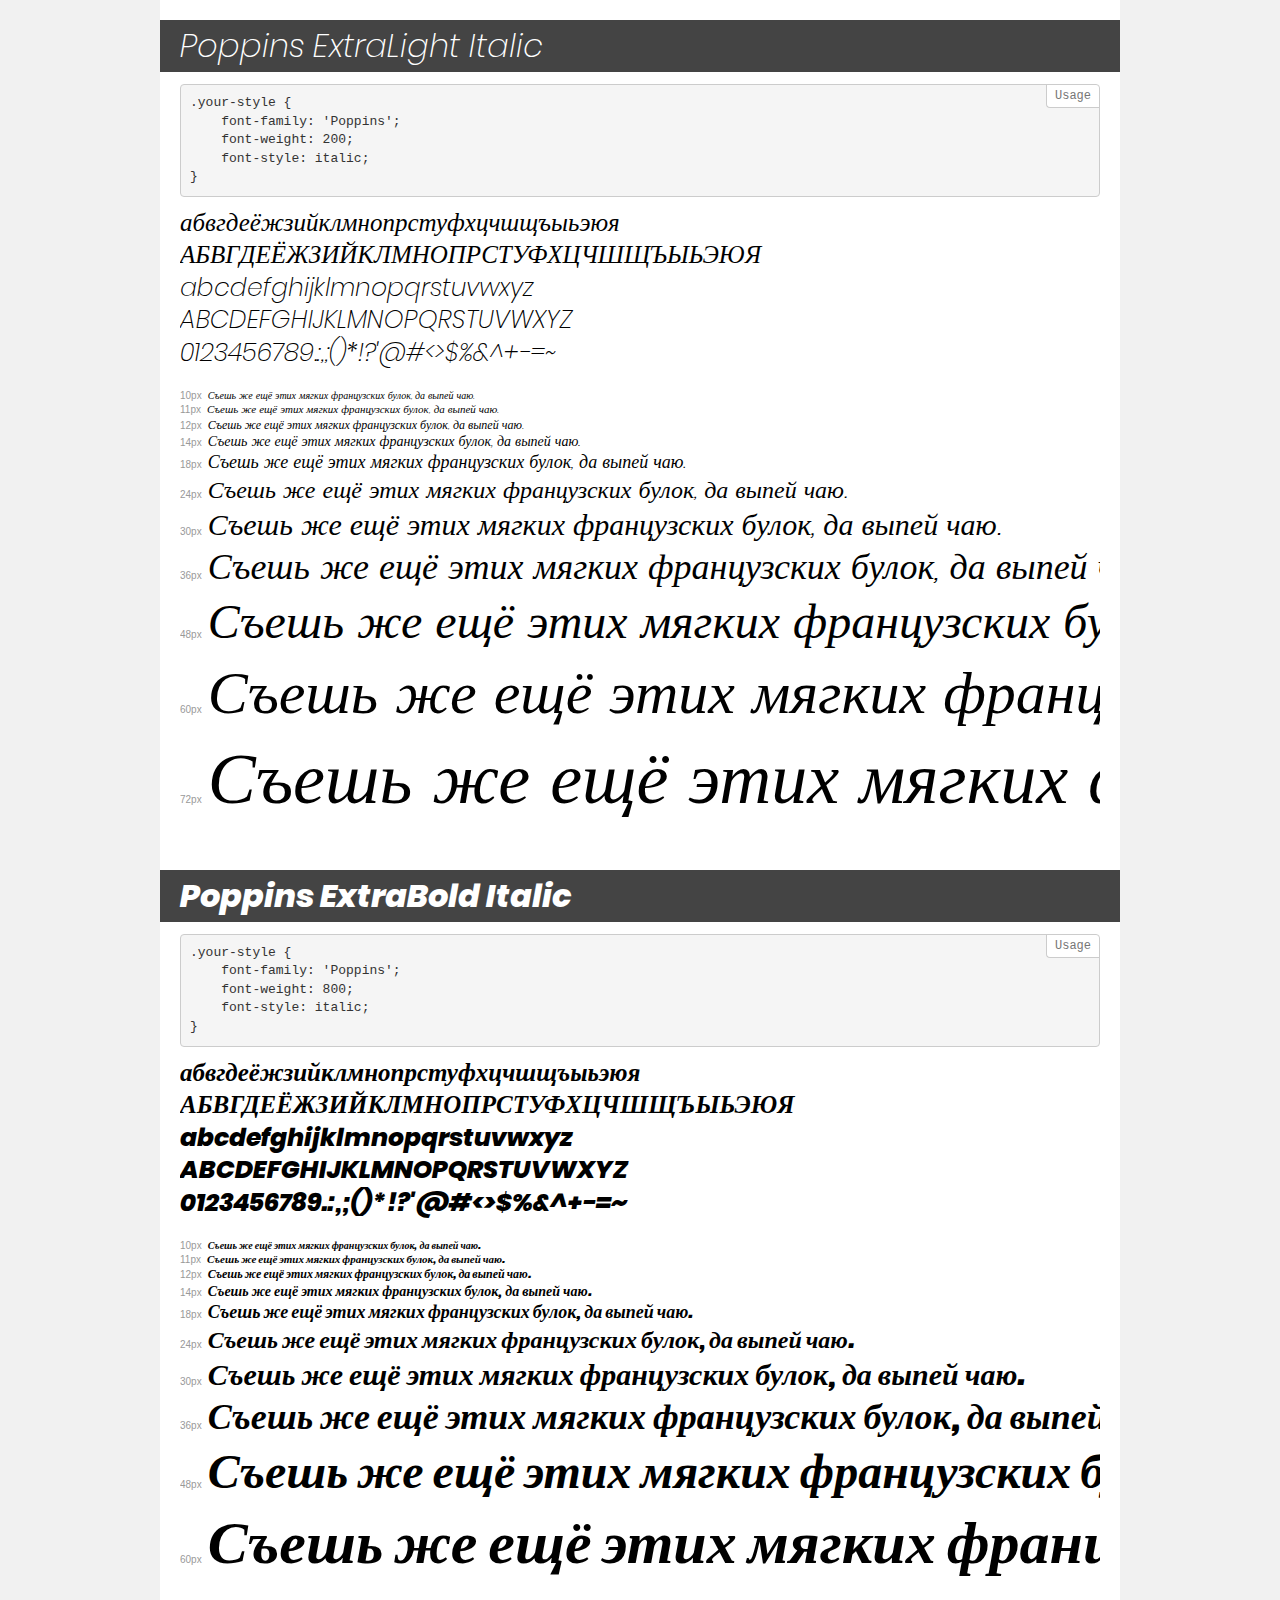
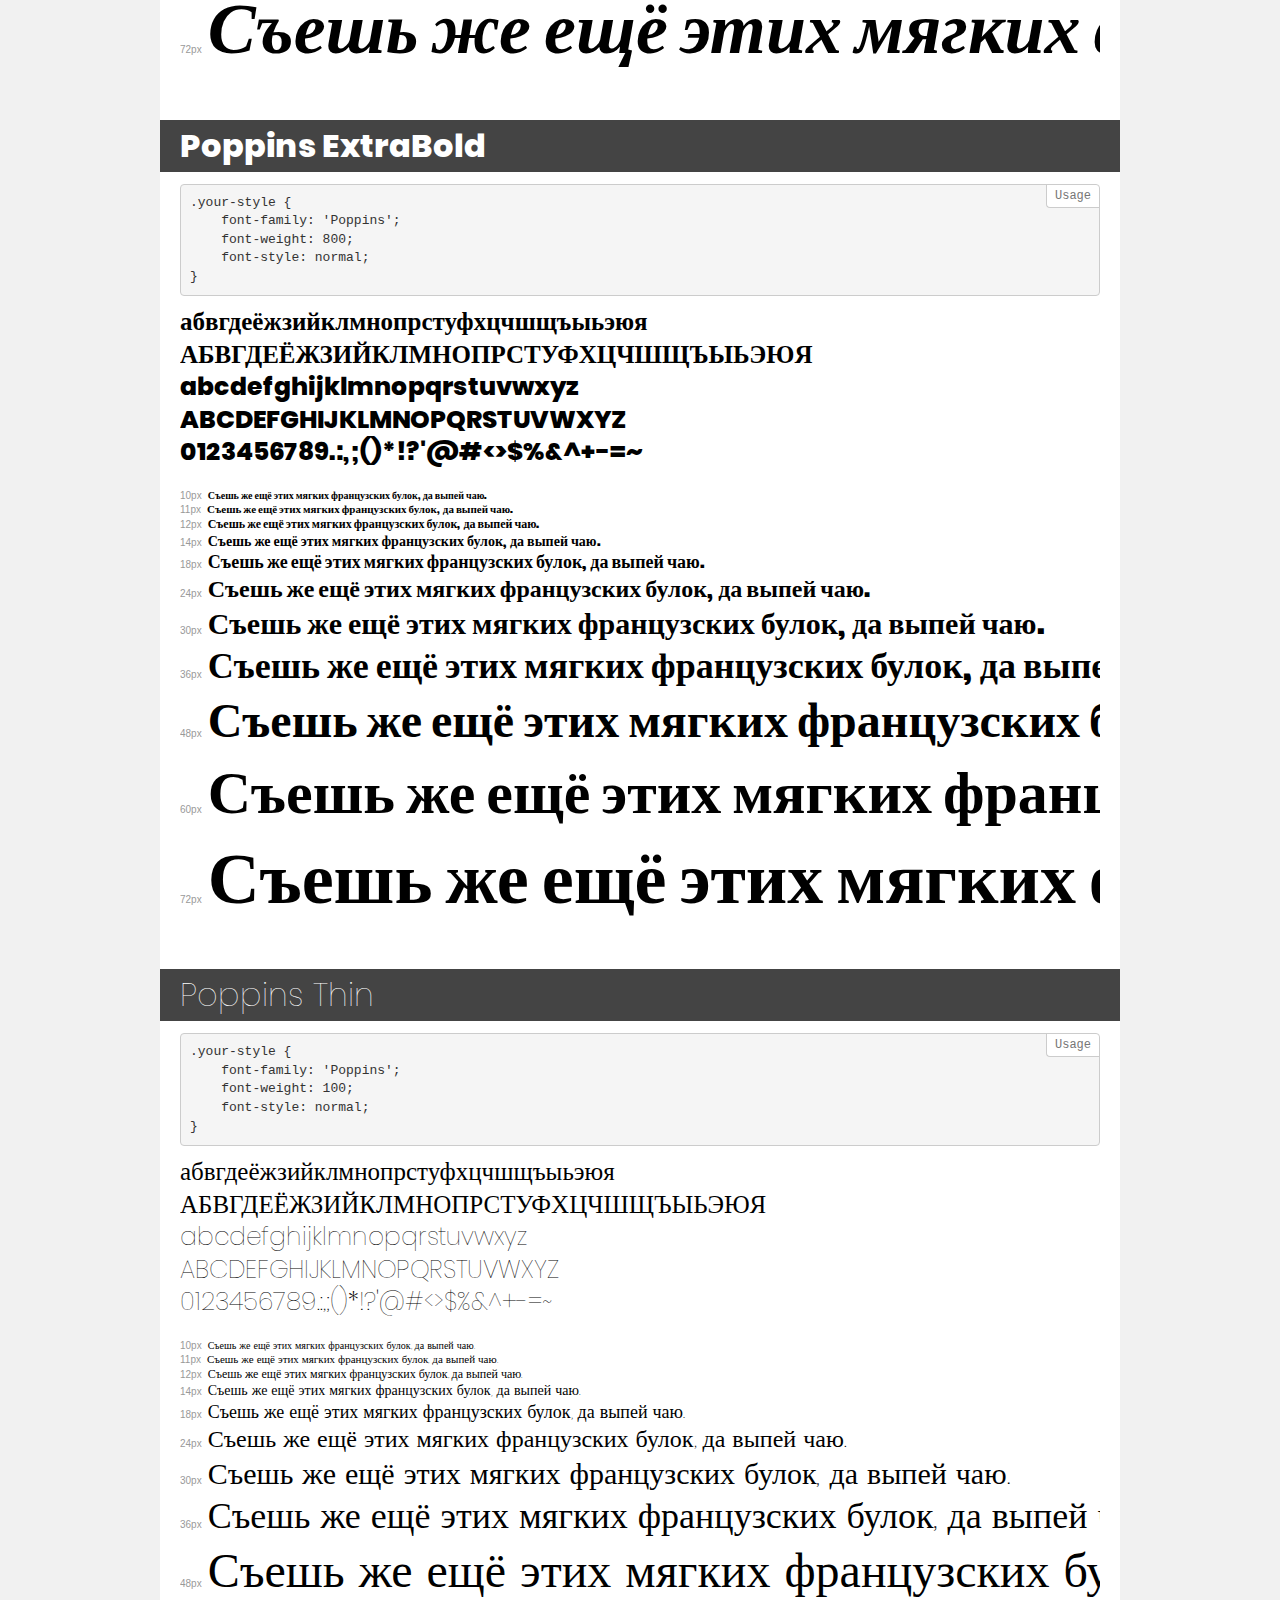
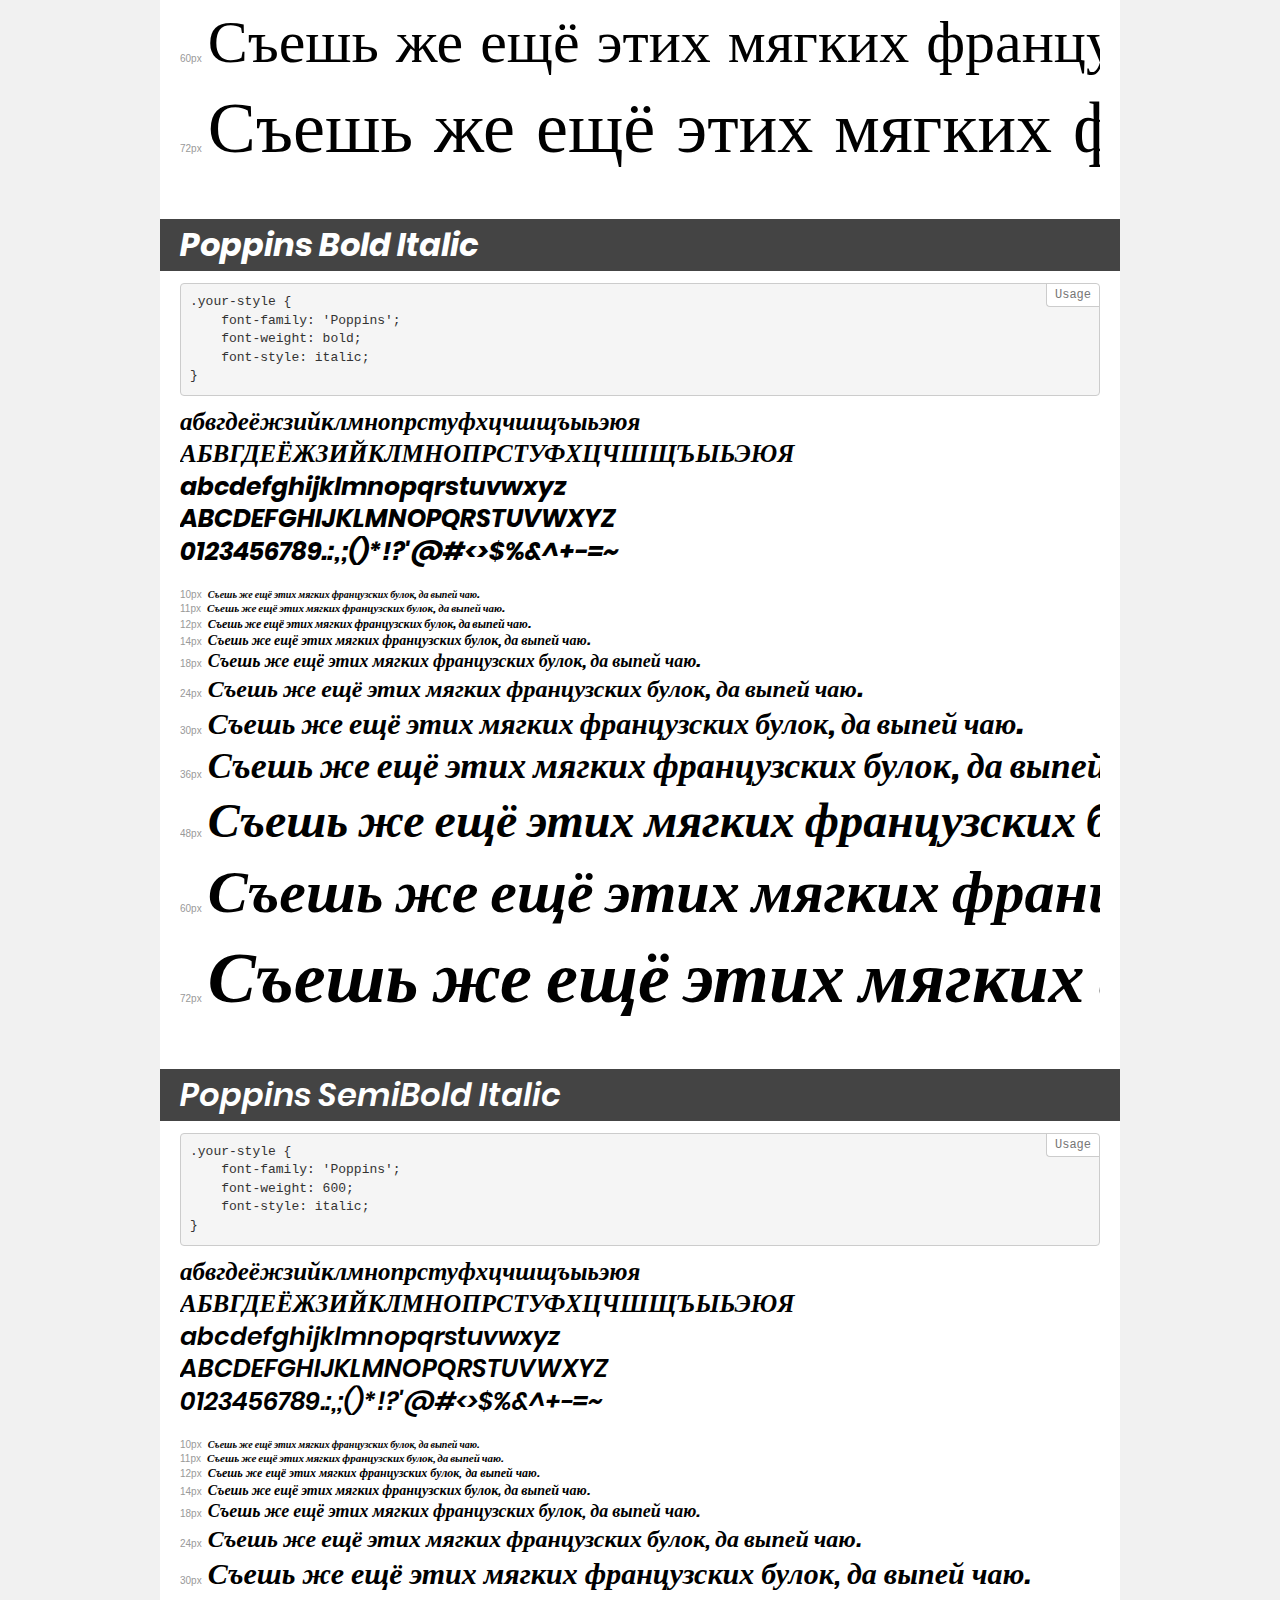
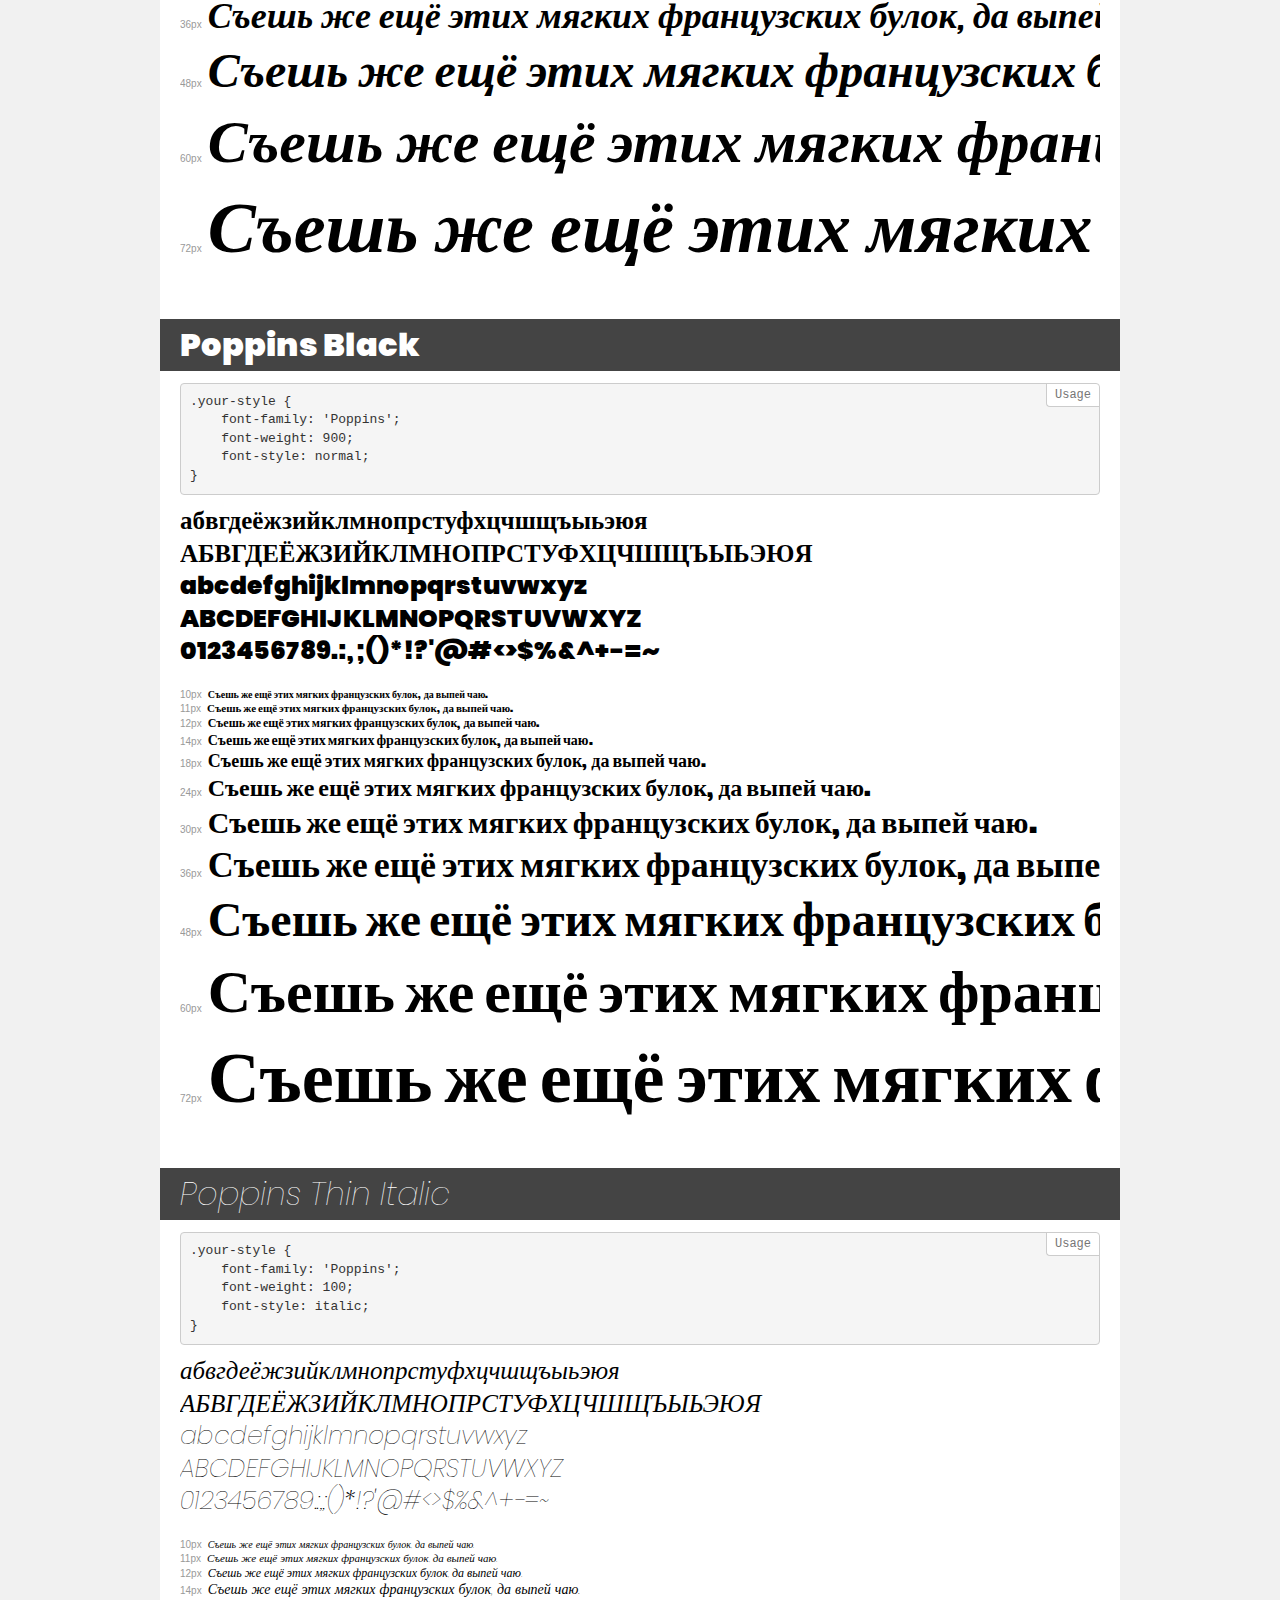
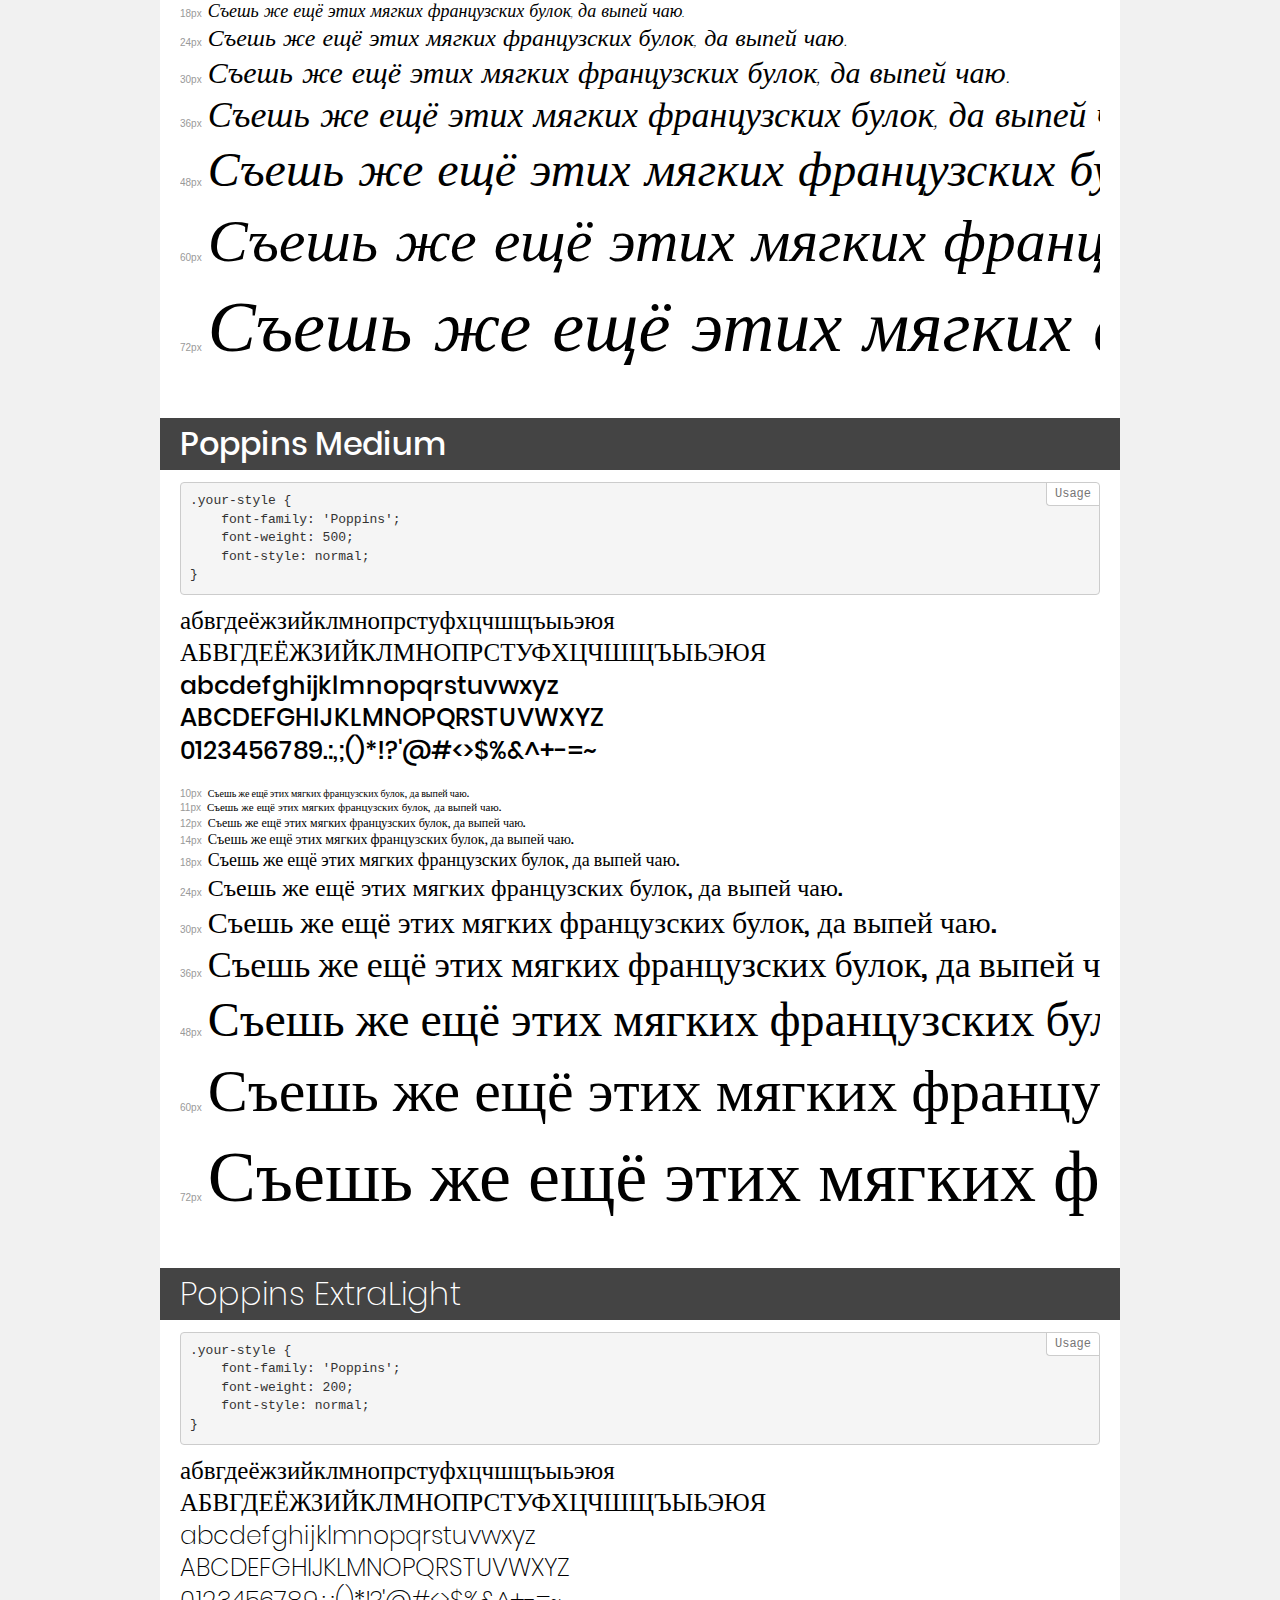
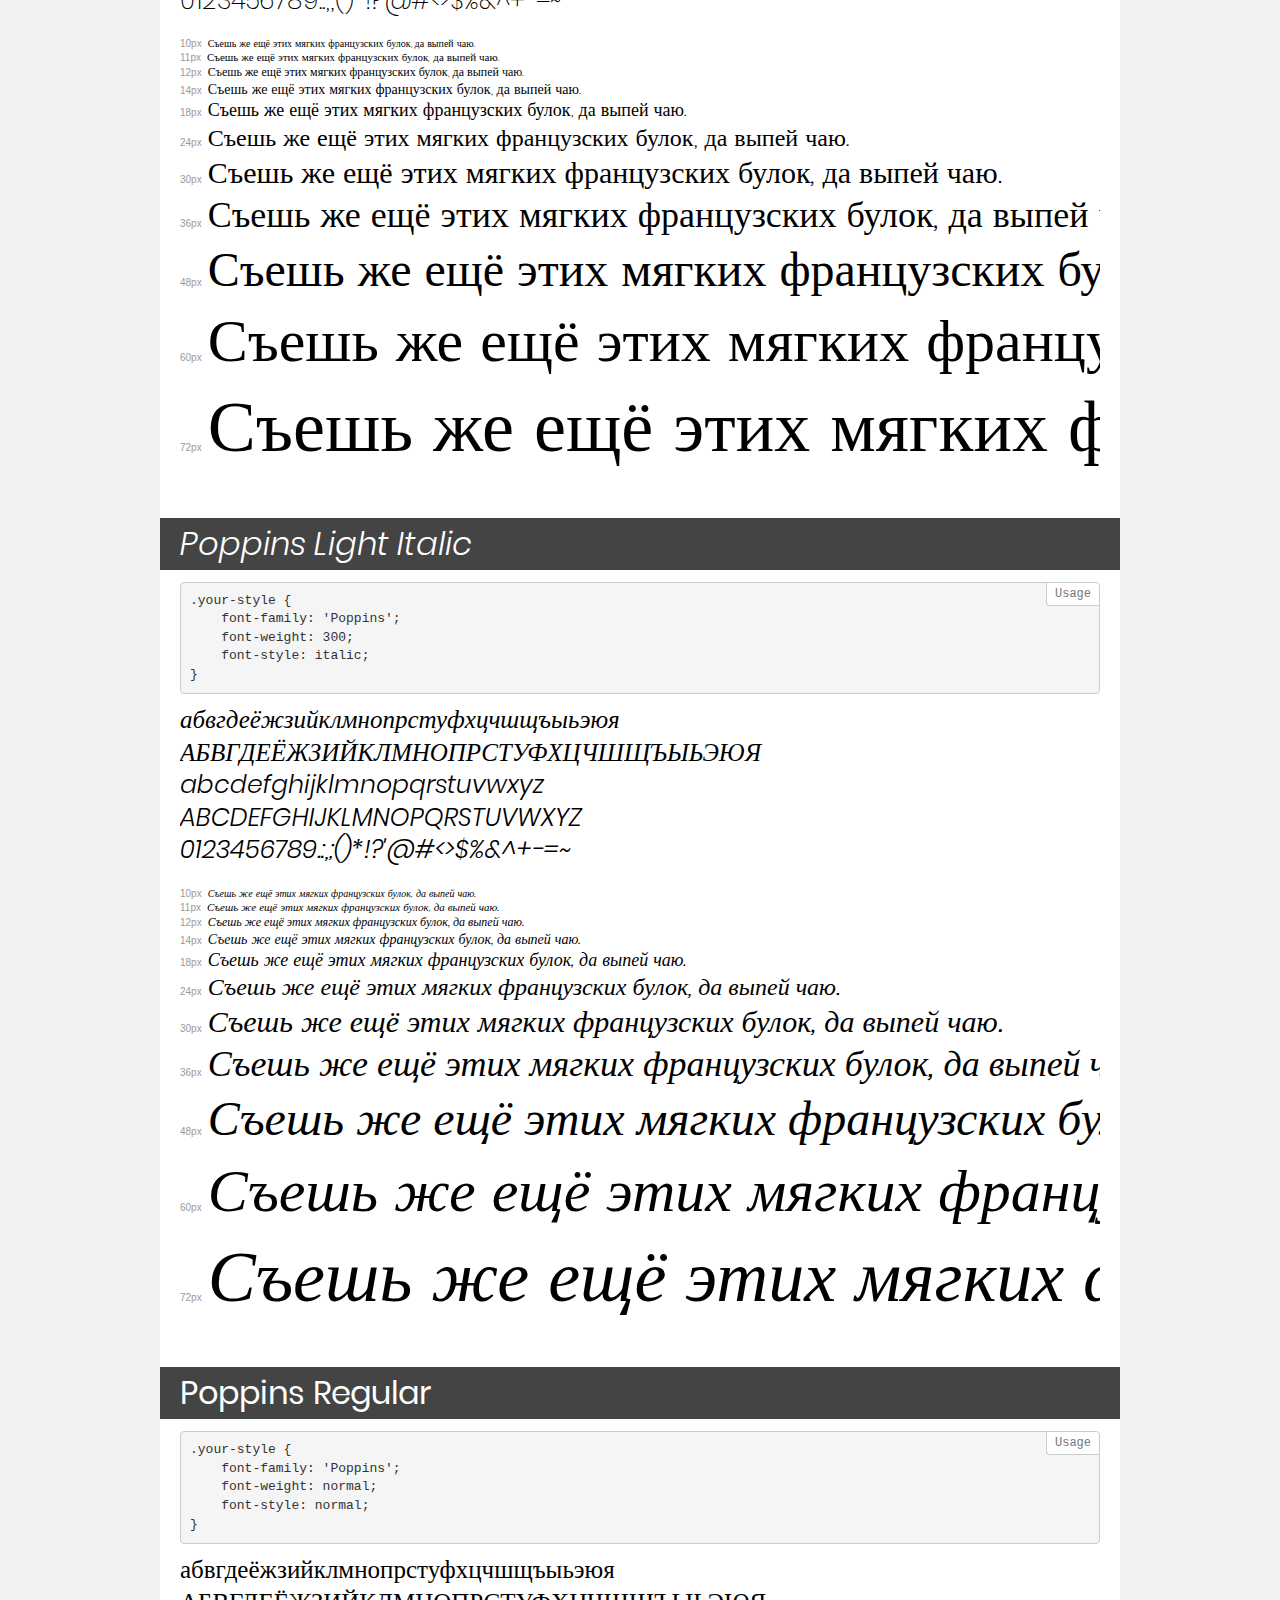
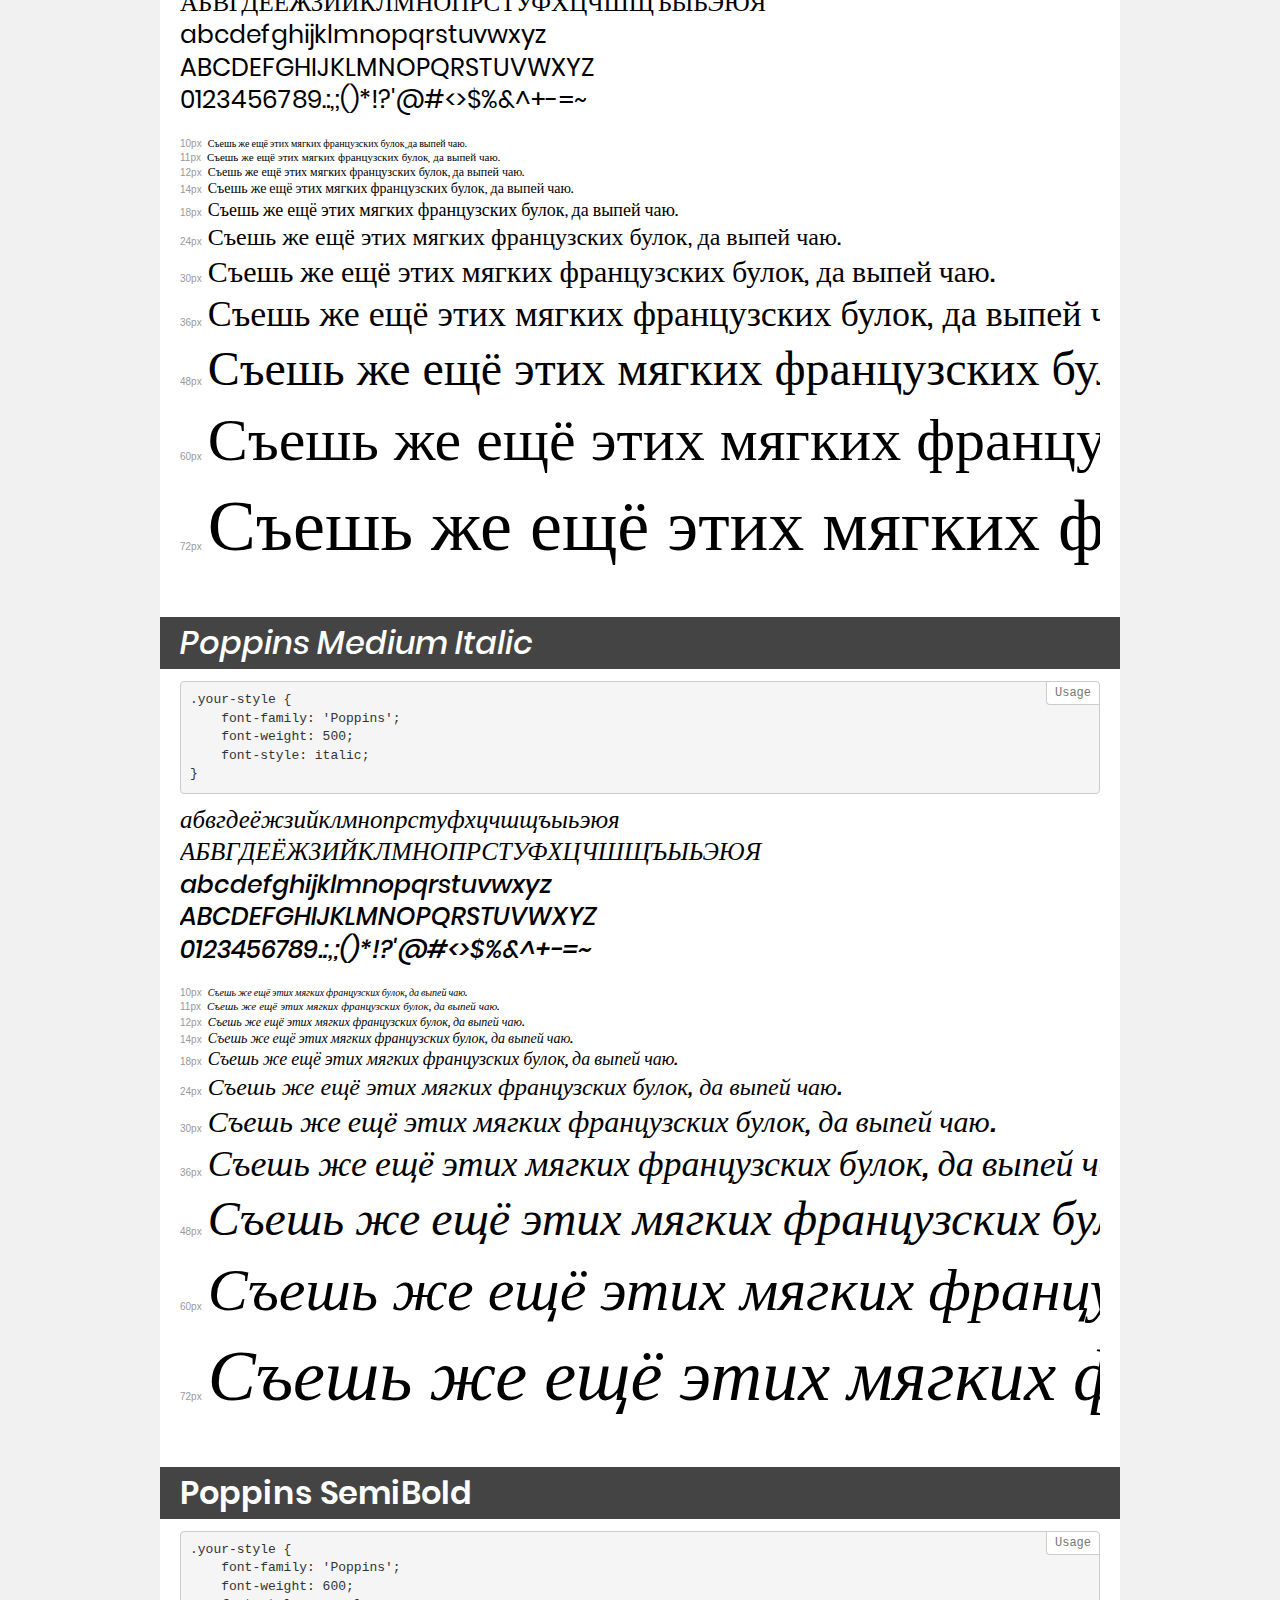
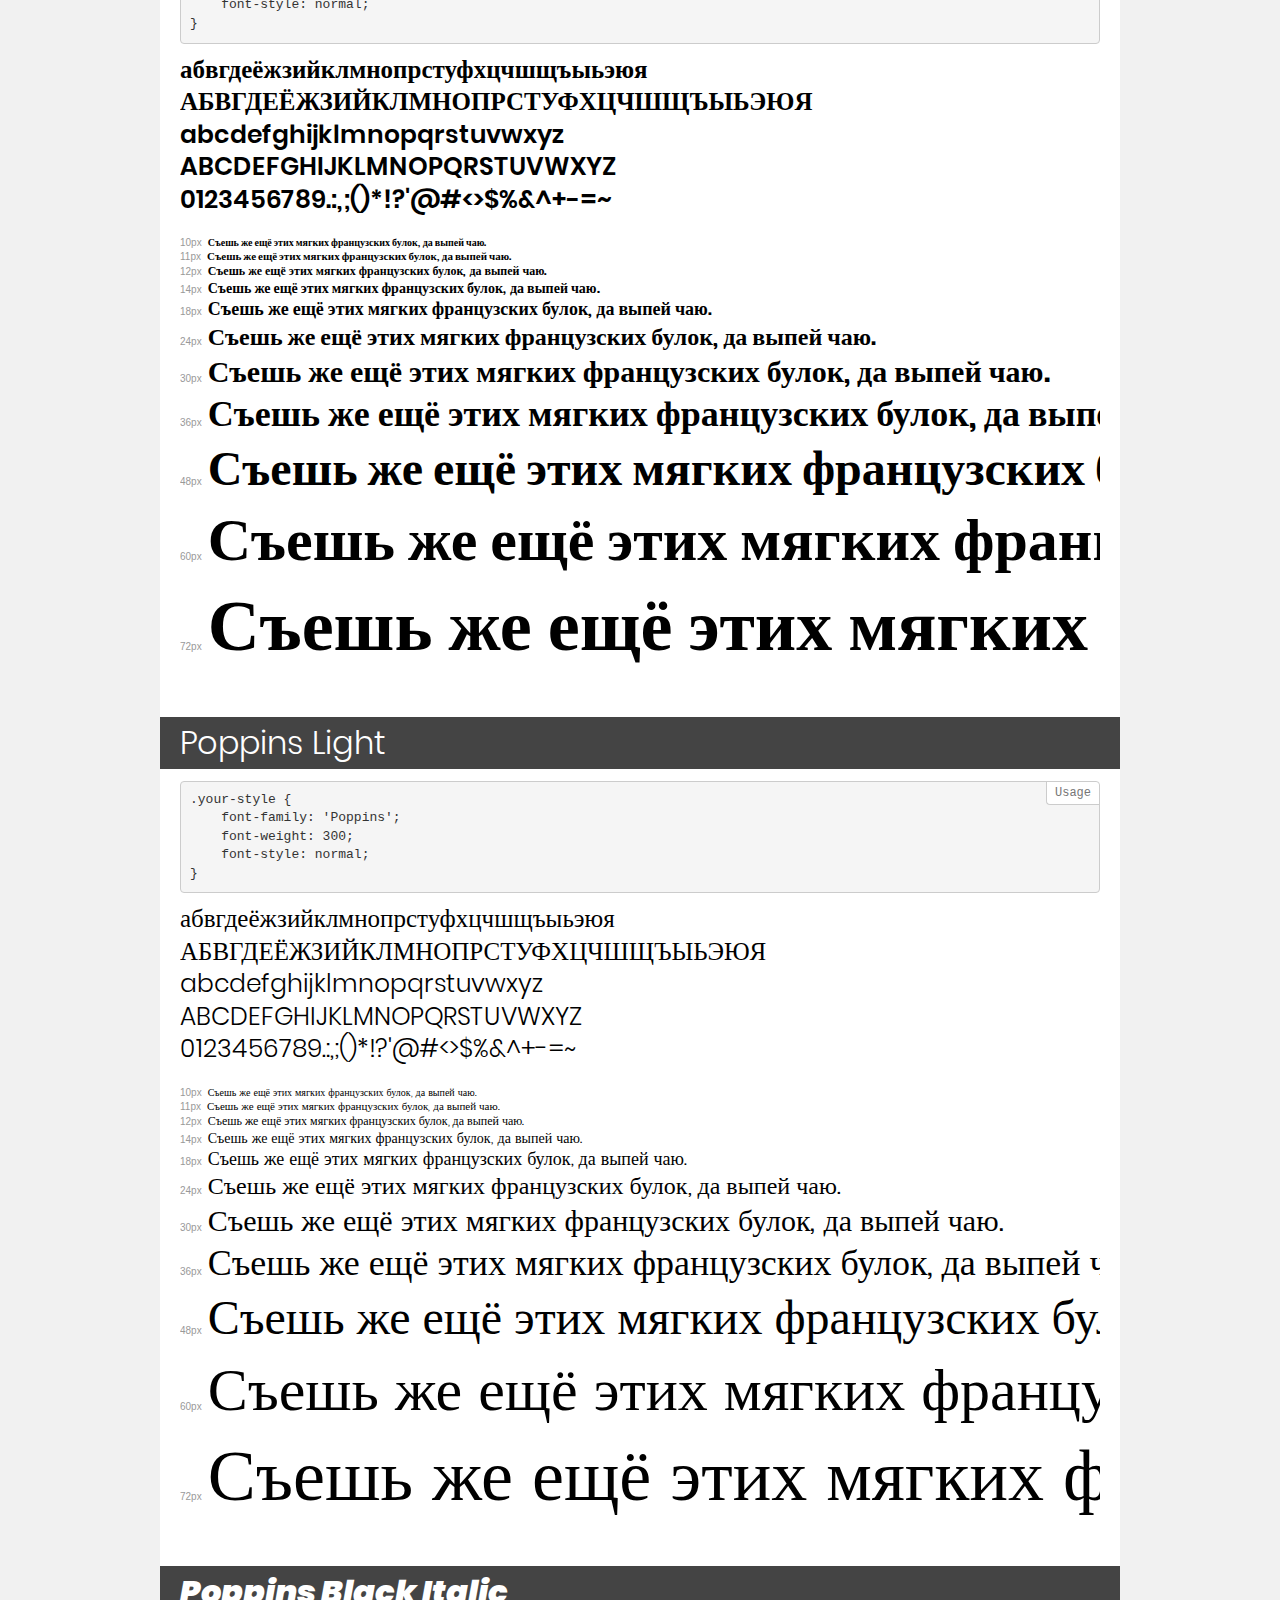
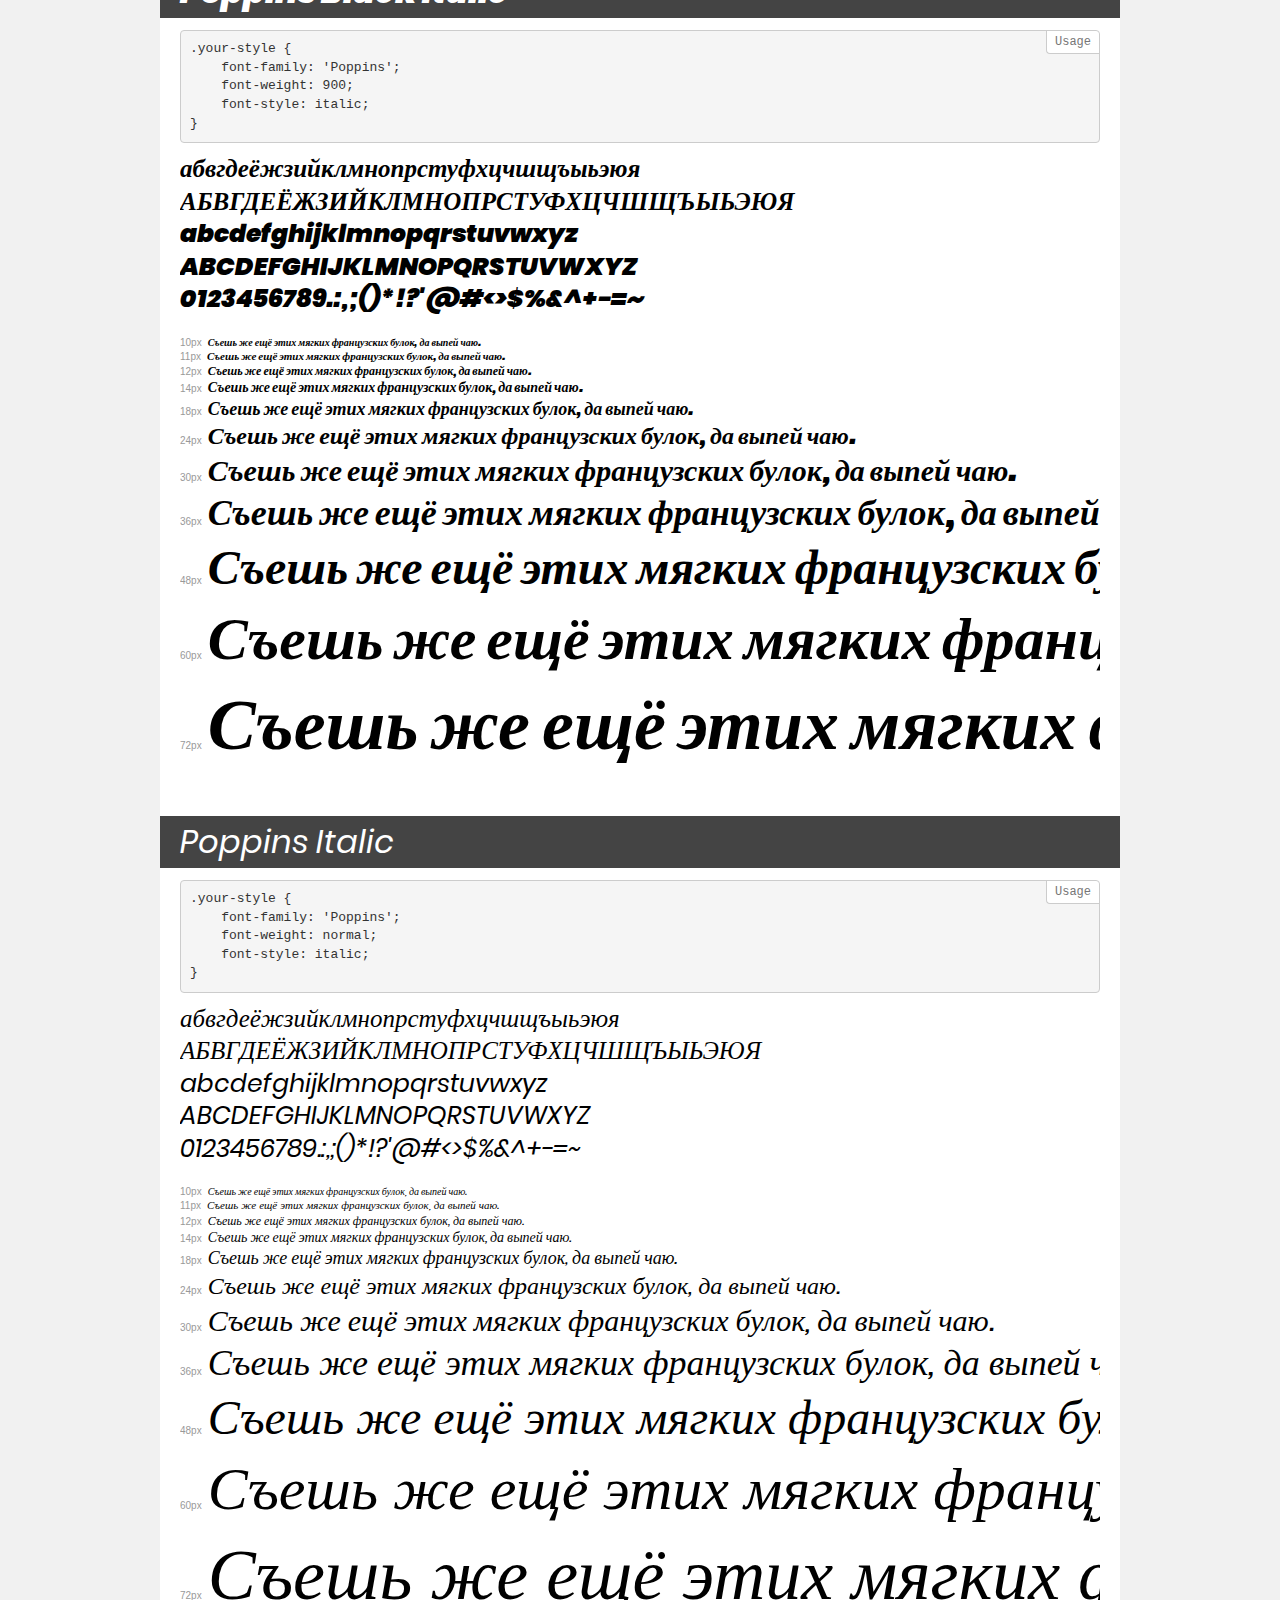
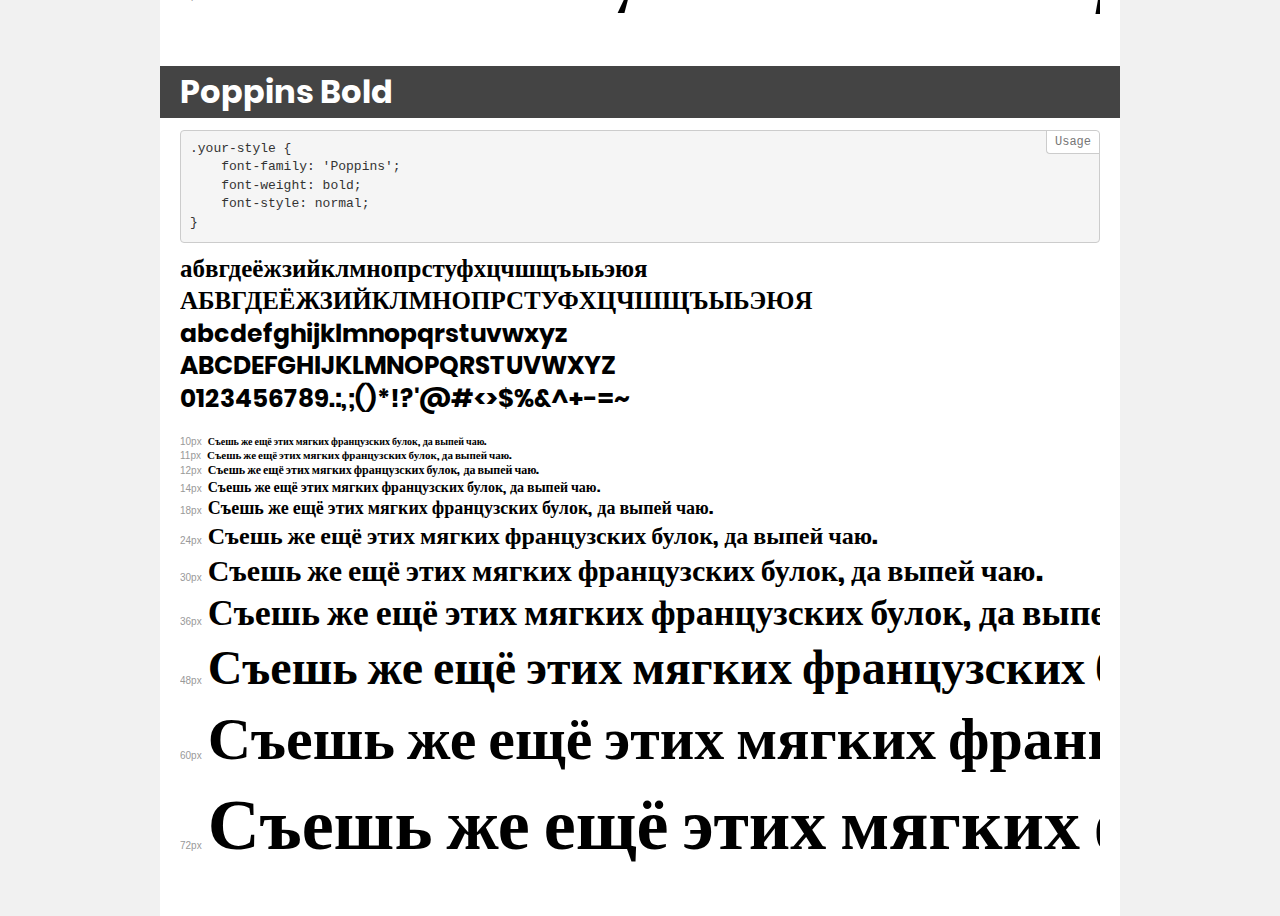
<file: Fonts/Poppins/demo.html>
<!DOCTYPE html>
<html>
<head>
    <meta charset="utf-8">
    <meta http-equiv="X-UA-Compatible" content="IE=edge">
    <meta name="viewport" content="width=device-width, initial-scale=1">
    <meta name="robots" content="noindex, noarchive">
    <title>Transfonter demo</title>
    <link href="stylesheet.css" rel="stylesheet">
    <style>
        /*
        http://meyerweb.com/eric/tools/css/reset/
        v2.0 | 20110126
        License: none (public domain)
        */
        html, body, div, span, applet, object, iframe,
        h1, h2, h3, h4, h5, h6, p, blockquote, pre,
        a, abbr, acronym, address, big, cite, code,
        del, dfn, em, img, ins, kbd, q, s, samp,
        small, strike, strong, sub, sup, tt, var,
        b, u, i, center,
        dl, dt, dd, ol, ul, li,
        fieldset, form, label, legend,
        table, caption, tbody, tfoot, thead, tr, th, td,
        article, aside, canvas, details, embed,
        figure, figcaption, footer, header, hgroup,
        menu, nav, output, ruby, section, summary,
        time, mark, audio, video {
            margin: 0;
            padding: 0;
            border: 0;
            font-size: 100%;
            font: inherit;
            vertical-align: baseline;
        }
        /* HTML5 display-role reset for older browsers */
        article, aside, details, figcaption, figure,
        footer, header, hgroup, menu, nav, section {
            display: block;
        }
        body {
            line-height: 1;
        }
        ol, ul {
            list-style: none;
        }
        blockquote, q {
            quotes: none;
        }
        blockquote:before, blockquote:after,
        q:before, q:after {
            content: '';
            content: none;
        }
        table {
            border-collapse: collapse;
            border-spacing: 0;
        }
        /* common styles */
        body {
            background: #f1f1f1;
            color: #000;
        }
        .page {
            background: #fff;
            width: 920px;
            margin: 0 auto;
            padding: 20px 20px 0 20px;
            overflow: hidden;
        }
        .font-container {
            overflow-x: auto;
            overflow-y: hidden;
            margin-bottom: 40px;
            line-height: 1.3;
            white-space: nowrap;
            padding-bottom: 5px;
        }
        h1 {
            position: relative;
            background: #444;
            font-size: 32px;
            color: #fff;
            padding: 10px 20px;
            margin: 0 -20px 12px -20px;
        }
        .letters {
            font-size: 25px;
            margin-bottom: 20px;
        }
        .s10:before {
            content: '10px';
        }
        .s11:before {
            content: '11px';
        }
        .s12:before {
            content: '12px';
        }
        .s14:before {
            content: '14px';
        }
        .s18:before {
            content: '18px';
        }
        .s24:before {
            content: '24px';
        }
        .s30:before {
            content: '30px';
        }
        .s36:before {
            content: '36px';
        }
        .s48:before {
            content: '48px';
        }
        .s60:before {
            content: '60px';
        }
        .s72:before {
            content: '72px';
        }
        .s10:before, .s11:before, .s12:before, .s14:before,
        .s18:before, .s24:before, .s30:before, .s36:before,
        .s48:before, .s60:before, .s72:before {
            font-family: Arial, sans-serif;
            font-size: 10px;
            font-weight: normal;
            font-style: normal;
            color: #999;
            padding-right: 6px;
        }
        pre {
            display: block;
            position: relative;
            padding: 9px;
            margin: 0 0 10px;
            font-family: Monaco, Menlo, Consolas, "Courier New", monospace !important;
            font-size: 13px;
            line-height: 1.428571429;
            color: #333;
            font-weight: normal !important;
            font-style: normal !important;
            background-color: #f5f5f5;
            border: 1px solid #ccc;
            overflow-x: auto;
            border-radius: 4px;
        }
        pre:after {
            display: block;
            position: absolute;
            right: 0;
            top: 0;
            content: 'Usage';
            line-height: 1;
            padding: 5px 8px;
            font-size: 12px;
            color: #767676;
            background-color: #fff;
            border: 1px solid #ccc;
            border-right: none;
            border-top: none;
            border-radius: 0 4px 0 4px;
            z-index: 10;
        }
        /* responsive */
        @media (max-width: 959px) {
            .page {
                width: auto;
                margin: 0;
            }
        }
    </style>
</head>
<body>
<div class="page">
    <div class="demo" style="font-family: 'Poppins'; font-weight: 200; font-style: italic;">
        <h1>Poppins ExtraLight Italic</h1>
        <pre>.your-style {
    font-family: 'Poppins';
    font-weight: 200;
    font-style: italic;
}</pre>
        <div class="font-container">
            <p class="letters">
                абвгдеёжзийклмнопрстуфхцчшщъыьэюя<br>
АБВГДЕЁЖЗИЙКЛМНОПРСТУФХЦЧШЩЪЫЬЭЮЯ<br>
abcdefghijklmnopqrstuvwxyz<br>
ABCDEFGHIJKLMNOPQRSTUVWXYZ<br>
                0123456789.:,;()*!?'@#<>$%&^+-=~
            </p>
            <p class="s10" style="font-size: 10px;">Съешь же ещё этих мягких французских булок, да выпей чаю.</p>
            <p class="s11" style="font-size: 11px;">Съешь же ещё этих мягких французских булок, да выпей чаю.</p>
            <p class="s12" style="font-size: 12px;">Съешь же ещё этих мягких французских булок, да выпей чаю.</p>
            <p class="s14" style="font-size: 14px;">Съешь же ещё этих мягких французских булок, да выпей чаю.</p>
            <p class="s18" style="font-size: 18px;">Съешь же ещё этих мягких французских булок, да выпей чаю.</p>
            <p class="s24" style="font-size: 24px;">Съешь же ещё этих мягких французских булок, да выпей чаю.</p>
            <p class="s30" style="font-size: 30px;">Съешь же ещё этих мягких французских булок, да выпей чаю.</p>
            <p class="s36" style="font-size: 36px;">Съешь же ещё этих мягких французских булок, да выпей чаю.</p>
            <p class="s48" style="font-size: 48px;">Съешь же ещё этих мягких французских булок, да выпей чаю.</p>
            <p class="s60" style="font-size: 60px;">Съешь же ещё этих мягких французских булок, да выпей чаю.</p>
            <p class="s72" style="font-size: 72px;">Съешь же ещё этих мягких французских булок, да выпей чаю.</p>
        </div>
    </div>
    <div class="demo" style="font-family: 'Poppins'; font-weight: 800; font-style: italic;">
        <h1>Poppins ExtraBold Italic</h1>
        <pre>.your-style {
    font-family: 'Poppins';
    font-weight: 800;
    font-style: italic;
}</pre>
        <div class="font-container">
            <p class="letters">
                абвгдеёжзийклмнопрстуфхцчшщъыьэюя<br>
АБВГДЕЁЖЗИЙКЛМНОПРСТУФХЦЧШЩЪЫЬЭЮЯ<br>
abcdefghijklmnopqrstuvwxyz<br>
ABCDEFGHIJKLMNOPQRSTUVWXYZ<br>
                0123456789.:,;()*!?'@#<>$%&^+-=~
            </p>
            <p class="s10" style="font-size: 10px;">Съешь же ещё этих мягких французских булок, да выпей чаю.</p>
            <p class="s11" style="font-size: 11px;">Съешь же ещё этих мягких французских булок, да выпей чаю.</p>
            <p class="s12" style="font-size: 12px;">Съешь же ещё этих мягких французских булок, да выпей чаю.</p>
            <p class="s14" style="font-size: 14px;">Съешь же ещё этих мягких французских булок, да выпей чаю.</p>
            <p class="s18" style="font-size: 18px;">Съешь же ещё этих мягких французских булок, да выпей чаю.</p>
            <p class="s24" style="font-size: 24px;">Съешь же ещё этих мягких французских булок, да выпей чаю.</p>
            <p class="s30" style="font-size: 30px;">Съешь же ещё этих мягких французских булок, да выпей чаю.</p>
            <p class="s36" style="font-size: 36px;">Съешь же ещё этих мягких французских булок, да выпей чаю.</p>
            <p class="s48" style="font-size: 48px;">Съешь же ещё этих мягких французских булок, да выпей чаю.</p>
            <p class="s60" style="font-size: 60px;">Съешь же ещё этих мягких французских булок, да выпей чаю.</p>
            <p class="s72" style="font-size: 72px;">Съешь же ещё этих мягких французских булок, да выпей чаю.</p>
        </div>
    </div>
    <div class="demo" style="font-family: 'Poppins'; font-weight: 800; font-style: normal;">
        <h1>Poppins ExtraBold</h1>
        <pre>.your-style {
    font-family: 'Poppins';
    font-weight: 800;
    font-style: normal;
}</pre>
        <div class="font-container">
            <p class="letters">
                абвгдеёжзийклмнопрстуфхцчшщъыьэюя<br>
АБВГДЕЁЖЗИЙКЛМНОПРСТУФХЦЧШЩЪЫЬЭЮЯ<br>
abcdefghijklmnopqrstuvwxyz<br>
ABCDEFGHIJKLMNOPQRSTUVWXYZ<br>
                0123456789.:,;()*!?'@#<>$%&^+-=~
            </p>
            <p class="s10" style="font-size: 10px;">Съешь же ещё этих мягких французских булок, да выпей чаю.</p>
            <p class="s11" style="font-size: 11px;">Съешь же ещё этих мягких французских булок, да выпей чаю.</p>
            <p class="s12" style="font-size: 12px;">Съешь же ещё этих мягких французских булок, да выпей чаю.</p>
            <p class="s14" style="font-size: 14px;">Съешь же ещё этих мягких французских булок, да выпей чаю.</p>
            <p class="s18" style="font-size: 18px;">Съешь же ещё этих мягких французских булок, да выпей чаю.</p>
            <p class="s24" style="font-size: 24px;">Съешь же ещё этих мягких французских булок, да выпей чаю.</p>
            <p class="s30" style="font-size: 30px;">Съешь же ещё этих мягких французских булок, да выпей чаю.</p>
            <p class="s36" style="font-size: 36px;">Съешь же ещё этих мягких французских булок, да выпей чаю.</p>
            <p class="s48" style="font-size: 48px;">Съешь же ещё этих мягких французских булок, да выпей чаю.</p>
            <p class="s60" style="font-size: 60px;">Съешь же ещё этих мягких французских булок, да выпей чаю.</p>
            <p class="s72" style="font-size: 72px;">Съешь же ещё этих мягких французских булок, да выпей чаю.</p>
        </div>
    </div>
    <div class="demo" style="font-family: 'Poppins'; font-weight: 100; font-style: normal;">
        <h1>Poppins Thin</h1>
        <pre>.your-style {
    font-family: 'Poppins';
    font-weight: 100;
    font-style: normal;
}</pre>
        <div class="font-container">
            <p class="letters">
                абвгдеёжзийклмнопрстуфхцчшщъыьэюя<br>
АБВГДЕЁЖЗИЙКЛМНОПРСТУФХЦЧШЩЪЫЬЭЮЯ<br>
abcdefghijklmnopqrstuvwxyz<br>
ABCDEFGHIJKLMNOPQRSTUVWXYZ<br>
                0123456789.:,;()*!?'@#<>$%&^+-=~
            </p>
            <p class="s10" style="font-size: 10px;">Съешь же ещё этих мягких французских булок, да выпей чаю.</p>
            <p class="s11" style="font-size: 11px;">Съешь же ещё этих мягких французских булок, да выпей чаю.</p>
            <p class="s12" style="font-size: 12px;">Съешь же ещё этих мягких французских булок, да выпей чаю.</p>
            <p class="s14" style="font-size: 14px;">Съешь же ещё этих мягких французских булок, да выпей чаю.</p>
            <p class="s18" style="font-size: 18px;">Съешь же ещё этих мягких французских булок, да выпей чаю.</p>
            <p class="s24" style="font-size: 24px;">Съешь же ещё этих мягких французских булок, да выпей чаю.</p>
            <p class="s30" style="font-size: 30px;">Съешь же ещё этих мягких французских булок, да выпей чаю.</p>
            <p class="s36" style="font-size: 36px;">Съешь же ещё этих мягких французских булок, да выпей чаю.</p>
            <p class="s48" style="font-size: 48px;">Съешь же ещё этих мягких французских булок, да выпей чаю.</p>
            <p class="s60" style="font-size: 60px;">Съешь же ещё этих мягких французских булок, да выпей чаю.</p>
            <p class="s72" style="font-size: 72px;">Съешь же ещё этих мягких французских булок, да выпей чаю.</p>
        </div>
    </div>
    <div class="demo" style="font-family: 'Poppins'; font-weight: bold; font-style: italic;">
        <h1>Poppins Bold Italic</h1>
        <pre>.your-style {
    font-family: 'Poppins';
    font-weight: bold;
    font-style: italic;
}</pre>
        <div class="font-container">
            <p class="letters">
                абвгдеёжзийклмнопрстуфхцчшщъыьэюя<br>
АБВГДЕЁЖЗИЙКЛМНОПРСТУФХЦЧШЩЪЫЬЭЮЯ<br>
abcdefghijklmnopqrstuvwxyz<br>
ABCDEFGHIJKLMNOPQRSTUVWXYZ<br>
                0123456789.:,;()*!?'@#<>$%&^+-=~
            </p>
            <p class="s10" style="font-size: 10px;">Съешь же ещё этих мягких французских булок, да выпей чаю.</p>
            <p class="s11" style="font-size: 11px;">Съешь же ещё этих мягких французских булок, да выпей чаю.</p>
            <p class="s12" style="font-size: 12px;">Съешь же ещё этих мягких французских булок, да выпей чаю.</p>
            <p class="s14" style="font-size: 14px;">Съешь же ещё этих мягких французских булок, да выпей чаю.</p>
            <p class="s18" style="font-size: 18px;">Съешь же ещё этих мягких французских булок, да выпей чаю.</p>
            <p class="s24" style="font-size: 24px;">Съешь же ещё этих мягких французских булок, да выпей чаю.</p>
            <p class="s30" style="font-size: 30px;">Съешь же ещё этих мягких французских булок, да выпей чаю.</p>
            <p class="s36" style="font-size: 36px;">Съешь же ещё этих мягких французских булок, да выпей чаю.</p>
            <p class="s48" style="font-size: 48px;">Съешь же ещё этих мягких французских булок, да выпей чаю.</p>
            <p class="s60" style="font-size: 60px;">Съешь же ещё этих мягких французских булок, да выпей чаю.</p>
            <p class="s72" style="font-size: 72px;">Съешь же ещё этих мягких французских булок, да выпей чаю.</p>
        </div>
    </div>
    <div class="demo" style="font-family: 'Poppins'; font-weight: 600; font-style: italic;">
        <h1>Poppins SemiBold Italic</h1>
        <pre>.your-style {
    font-family: 'Poppins';
    font-weight: 600;
    font-style: italic;
}</pre>
        <div class="font-container">
            <p class="letters">
                абвгдеёжзийклмнопрстуфхцчшщъыьэюя<br>
АБВГДЕЁЖЗИЙКЛМНОПРСТУФХЦЧШЩЪЫЬЭЮЯ<br>
abcdefghijklmnopqrstuvwxyz<br>
ABCDEFGHIJKLMNOPQRSTUVWXYZ<br>
                0123456789.:,;()*!?'@#<>$%&^+-=~
            </p>
            <p class="s10" style="font-size: 10px;">Съешь же ещё этих мягких французских булок, да выпей чаю.</p>
            <p class="s11" style="font-size: 11px;">Съешь же ещё этих мягких французских булок, да выпей чаю.</p>
            <p class="s12" style="font-size: 12px;">Съешь же ещё этих мягких французских булок, да выпей чаю.</p>
            <p class="s14" style="font-size: 14px;">Съешь же ещё этих мягких французских булок, да выпей чаю.</p>
            <p class="s18" style="font-size: 18px;">Съешь же ещё этих мягких французских булок, да выпей чаю.</p>
            <p class="s24" style="font-size: 24px;">Съешь же ещё этих мягких французских булок, да выпей чаю.</p>
            <p class="s30" style="font-size: 30px;">Съешь же ещё этих мягких французских булок, да выпей чаю.</p>
            <p class="s36" style="font-size: 36px;">Съешь же ещё этих мягких французских булок, да выпей чаю.</p>
            <p class="s48" style="font-size: 48px;">Съешь же ещё этих мягких французских булок, да выпей чаю.</p>
            <p class="s60" style="font-size: 60px;">Съешь же ещё этих мягких французских булок, да выпей чаю.</p>
            <p class="s72" style="font-size: 72px;">Съешь же ещё этих мягких французских булок, да выпей чаю.</p>
        </div>
    </div>
    <div class="demo" style="font-family: 'Poppins'; font-weight: 900; font-style: normal;">
        <h1>Poppins Black</h1>
        <pre>.your-style {
    font-family: 'Poppins';
    font-weight: 900;
    font-style: normal;
}</pre>
        <div class="font-container">
            <p class="letters">
                абвгдеёжзийклмнопрстуфхцчшщъыьэюя<br>
АБВГДЕЁЖЗИЙКЛМНОПРСТУФХЦЧШЩЪЫЬЭЮЯ<br>
abcdefghijklmnopqrstuvwxyz<br>
ABCDEFGHIJKLMNOPQRSTUVWXYZ<br>
                0123456789.:,;()*!?'@#<>$%&^+-=~
            </p>
            <p class="s10" style="font-size: 10px;">Съешь же ещё этих мягких французских булок, да выпей чаю.</p>
            <p class="s11" style="font-size: 11px;">Съешь же ещё этих мягких французских булок, да выпей чаю.</p>
            <p class="s12" style="font-size: 12px;">Съешь же ещё этих мягких французских булок, да выпей чаю.</p>
            <p class="s14" style="font-size: 14px;">Съешь же ещё этих мягких французских булок, да выпей чаю.</p>
            <p class="s18" style="font-size: 18px;">Съешь же ещё этих мягких французских булок, да выпей чаю.</p>
            <p class="s24" style="font-size: 24px;">Съешь же ещё этих мягких французских булок, да выпей чаю.</p>
            <p class="s30" style="font-size: 30px;">Съешь же ещё этих мягких французских булок, да выпей чаю.</p>
            <p class="s36" style="font-size: 36px;">Съешь же ещё этих мягких французских булок, да выпей чаю.</p>
            <p class="s48" style="font-size: 48px;">Съешь же ещё этих мягких французских булок, да выпей чаю.</p>
            <p class="s60" style="font-size: 60px;">Съешь же ещё этих мягких французских булок, да выпей чаю.</p>
            <p class="s72" style="font-size: 72px;">Съешь же ещё этих мягких французских булок, да выпей чаю.</p>
        </div>
    </div>
    <div class="demo" style="font-family: 'Poppins'; font-weight: 100; font-style: italic;">
        <h1>Poppins Thin Italic</h1>
        <pre>.your-style {
    font-family: 'Poppins';
    font-weight: 100;
    font-style: italic;
}</pre>
        <div class="font-container">
            <p class="letters">
                абвгдеёжзийклмнопрстуфхцчшщъыьэюя<br>
АБВГДЕЁЖЗИЙКЛМНОПРСТУФХЦЧШЩЪЫЬЭЮЯ<br>
abcdefghijklmnopqrstuvwxyz<br>
ABCDEFGHIJKLMNOPQRSTUVWXYZ<br>
                0123456789.:,;()*!?'@#<>$%&^+-=~
            </p>
            <p class="s10" style="font-size: 10px;">Съешь же ещё этих мягких французских булок, да выпей чаю.</p>
            <p class="s11" style="font-size: 11px;">Съешь же ещё этих мягких французских булок, да выпей чаю.</p>
            <p class="s12" style="font-size: 12px;">Съешь же ещё этих мягких французских булок, да выпей чаю.</p>
            <p class="s14" style="font-size: 14px;">Съешь же ещё этих мягких французских булок, да выпей чаю.</p>
            <p class="s18" style="font-size: 18px;">Съешь же ещё этих мягких французских булок, да выпей чаю.</p>
            <p class="s24" style="font-size: 24px;">Съешь же ещё этих мягких французских булок, да выпей чаю.</p>
            <p class="s30" style="font-size: 30px;">Съешь же ещё этих мягких французских булок, да выпей чаю.</p>
            <p class="s36" style="font-size: 36px;">Съешь же ещё этих мягких французских булок, да выпей чаю.</p>
            <p class="s48" style="font-size: 48px;">Съешь же ещё этих мягких французских булок, да выпей чаю.</p>
            <p class="s60" style="font-size: 60px;">Съешь же ещё этих мягких французских булок, да выпей чаю.</p>
            <p class="s72" style="font-size: 72px;">Съешь же ещё этих мягких французских булок, да выпей чаю.</p>
        </div>
    </div>
    <div class="demo" style="font-family: 'Poppins'; font-weight: 500; font-style: normal;">
        <h1>Poppins Medium</h1>
        <pre>.your-style {
    font-family: 'Poppins';
    font-weight: 500;
    font-style: normal;
}</pre>
        <div class="font-container">
            <p class="letters">
                абвгдеёжзийклмнопрстуфхцчшщъыьэюя<br>
АБВГДЕЁЖЗИЙКЛМНОПРСТУФХЦЧШЩЪЫЬЭЮЯ<br>
abcdefghijklmnopqrstuvwxyz<br>
ABCDEFGHIJKLMNOPQRSTUVWXYZ<br>
                0123456789.:,;()*!?'@#<>$%&^+-=~
            </p>
            <p class="s10" style="font-size: 10px;">Съешь же ещё этих мягких французских булок, да выпей чаю.</p>
            <p class="s11" style="font-size: 11px;">Съешь же ещё этих мягких французских булок, да выпей чаю.</p>
            <p class="s12" style="font-size: 12px;">Съешь же ещё этих мягких французских булок, да выпей чаю.</p>
            <p class="s14" style="font-size: 14px;">Съешь же ещё этих мягких французских булок, да выпей чаю.</p>
            <p class="s18" style="font-size: 18px;">Съешь же ещё этих мягких французских булок, да выпей чаю.</p>
            <p class="s24" style="font-size: 24px;">Съешь же ещё этих мягких французских булок, да выпей чаю.</p>
            <p class="s30" style="font-size: 30px;">Съешь же ещё этих мягких французских булок, да выпей чаю.</p>
            <p class="s36" style="font-size: 36px;">Съешь же ещё этих мягких французских булок, да выпей чаю.</p>
            <p class="s48" style="font-size: 48px;">Съешь же ещё этих мягких французских булок, да выпей чаю.</p>
            <p class="s60" style="font-size: 60px;">Съешь же ещё этих мягких французских булок, да выпей чаю.</p>
            <p class="s72" style="font-size: 72px;">Съешь же ещё этих мягких французских булок, да выпей чаю.</p>
        </div>
    </div>
    <div class="demo" style="font-family: 'Poppins'; font-weight: 200; font-style: normal;">
        <h1>Poppins ExtraLight</h1>
        <pre>.your-style {
    font-family: 'Poppins';
    font-weight: 200;
    font-style: normal;
}</pre>
        <div class="font-container">
            <p class="letters">
                абвгдеёжзийклмнопрстуфхцчшщъыьэюя<br>
АБВГДЕЁЖЗИЙКЛМНОПРСТУФХЦЧШЩЪЫЬЭЮЯ<br>
abcdefghijklmnopqrstuvwxyz<br>
ABCDEFGHIJKLMNOPQRSTUVWXYZ<br>
                0123456789.:,;()*!?'@#<>$%&^+-=~
            </p>
            <p class="s10" style="font-size: 10px;">Съешь же ещё этих мягких французских булок, да выпей чаю.</p>
            <p class="s11" style="font-size: 11px;">Съешь же ещё этих мягких французских булок, да выпей чаю.</p>
            <p class="s12" style="font-size: 12px;">Съешь же ещё этих мягких французских булок, да выпей чаю.</p>
            <p class="s14" style="font-size: 14px;">Съешь же ещё этих мягких французских булок, да выпей чаю.</p>
            <p class="s18" style="font-size: 18px;">Съешь же ещё этих мягких французских булок, да выпей чаю.</p>
            <p class="s24" style="font-size: 24px;">Съешь же ещё этих мягких французских булок, да выпей чаю.</p>
            <p class="s30" style="font-size: 30px;">Съешь же ещё этих мягких французских булок, да выпей чаю.</p>
            <p class="s36" style="font-size: 36px;">Съешь же ещё этих мягких французских булок, да выпей чаю.</p>
            <p class="s48" style="font-size: 48px;">Съешь же ещё этих мягких французских булок, да выпей чаю.</p>
            <p class="s60" style="font-size: 60px;">Съешь же ещё этих мягких французских булок, да выпей чаю.</p>
            <p class="s72" style="font-size: 72px;">Съешь же ещё этих мягких французских булок, да выпей чаю.</p>
        </div>
    </div>
    <div class="demo" style="font-family: 'Poppins'; font-weight: 300; font-style: italic;">
        <h1>Poppins Light Italic</h1>
        <pre>.your-style {
    font-family: 'Poppins';
    font-weight: 300;
    font-style: italic;
}</pre>
        <div class="font-container">
            <p class="letters">
                абвгдеёжзийклмнопрстуфхцчшщъыьэюя<br>
АБВГДЕЁЖЗИЙКЛМНОПРСТУФХЦЧШЩЪЫЬЭЮЯ<br>
abcdefghijklmnopqrstuvwxyz<br>
ABCDEFGHIJKLMNOPQRSTUVWXYZ<br>
                0123456789.:,;()*!?'@#<>$%&^+-=~
            </p>
            <p class="s10" style="font-size: 10px;">Съешь же ещё этих мягких французских булок, да выпей чаю.</p>
            <p class="s11" style="font-size: 11px;">Съешь же ещё этих мягких французских булок, да выпей чаю.</p>
            <p class="s12" style="font-size: 12px;">Съешь же ещё этих мягких французских булок, да выпей чаю.</p>
            <p class="s14" style="font-size: 14px;">Съешь же ещё этих мягких французских булок, да выпей чаю.</p>
            <p class="s18" style="font-size: 18px;">Съешь же ещё этих мягких французских булок, да выпей чаю.</p>
            <p class="s24" style="font-size: 24px;">Съешь же ещё этих мягких французских булок, да выпей чаю.</p>
            <p class="s30" style="font-size: 30px;">Съешь же ещё этих мягких французских булок, да выпей чаю.</p>
            <p class="s36" style="font-size: 36px;">Съешь же ещё этих мягких французских булок, да выпей чаю.</p>
            <p class="s48" style="font-size: 48px;">Съешь же ещё этих мягких французских булок, да выпей чаю.</p>
            <p class="s60" style="font-size: 60px;">Съешь же ещё этих мягких французских булок, да выпей чаю.</p>
            <p class="s72" style="font-size: 72px;">Съешь же ещё этих мягких французских булок, да выпей чаю.</p>
        </div>
    </div>
    <div class="demo" style="font-family: 'Poppins'; font-weight: normal; font-style: normal;">
        <h1>Poppins Regular</h1>
        <pre>.your-style {
    font-family: 'Poppins';
    font-weight: normal;
    font-style: normal;
}</pre>
        <div class="font-container">
            <p class="letters">
                абвгдеёжзийклмнопрстуфхцчшщъыьэюя<br>
АБВГДЕЁЖЗИЙКЛМНОПРСТУФХЦЧШЩЪЫЬЭЮЯ<br>
abcdefghijklmnopqrstuvwxyz<br>
ABCDEFGHIJKLMNOPQRSTUVWXYZ<br>
                0123456789.:,;()*!?'@#<>$%&^+-=~
            </p>
            <p class="s10" style="font-size: 10px;">Съешь же ещё этих мягких французских булок, да выпей чаю.</p>
            <p class="s11" style="font-size: 11px;">Съешь же ещё этих мягких французских булок, да выпей чаю.</p>
            <p class="s12" style="font-size: 12px;">Съешь же ещё этих мягких французских булок, да выпей чаю.</p>
            <p class="s14" style="font-size: 14px;">Съешь же ещё этих мягких французских булок, да выпей чаю.</p>
            <p class="s18" style="font-size: 18px;">Съешь же ещё этих мягких французских булок, да выпей чаю.</p>
            <p class="s24" style="font-size: 24px;">Съешь же ещё этих мягких французских булок, да выпей чаю.</p>
            <p class="s30" style="font-size: 30px;">Съешь же ещё этих мягких французских булок, да выпей чаю.</p>
            <p class="s36" style="font-size: 36px;">Съешь же ещё этих мягких французских булок, да выпей чаю.</p>
            <p class="s48" style="font-size: 48px;">Съешь же ещё этих мягких французских булок, да выпей чаю.</p>
            <p class="s60" style="font-size: 60px;">Съешь же ещё этих мягких французских булок, да выпей чаю.</p>
            <p class="s72" style="font-size: 72px;">Съешь же ещё этих мягких французских булок, да выпей чаю.</p>
        </div>
    </div>
    <div class="demo" style="font-family: 'Poppins'; font-weight: 500; font-style: italic;">
        <h1>Poppins Medium Italic</h1>
        <pre>.your-style {
    font-family: 'Poppins';
    font-weight: 500;
    font-style: italic;
}</pre>
        <div class="font-container">
            <p class="letters">
                абвгдеёжзийклмнопрстуфхцчшщъыьэюя<br>
АБВГДЕЁЖЗИЙКЛМНОПРСТУФХЦЧШЩЪЫЬЭЮЯ<br>
abcdefghijklmnopqrstuvwxyz<br>
ABCDEFGHIJKLMNOPQRSTUVWXYZ<br>
                0123456789.:,;()*!?'@#<>$%&^+-=~
            </p>
            <p class="s10" style="font-size: 10px;">Съешь же ещё этих мягких французских булок, да выпей чаю.</p>
            <p class="s11" style="font-size: 11px;">Съешь же ещё этих мягких французских булок, да выпей чаю.</p>
            <p class="s12" style="font-size: 12px;">Съешь же ещё этих мягких французских булок, да выпей чаю.</p>
            <p class="s14" style="font-size: 14px;">Съешь же ещё этих мягких французских булок, да выпей чаю.</p>
            <p class="s18" style="font-size: 18px;">Съешь же ещё этих мягких французских булок, да выпей чаю.</p>
            <p class="s24" style="font-size: 24px;">Съешь же ещё этих мягких французских булок, да выпей чаю.</p>
            <p class="s30" style="font-size: 30px;">Съешь же ещё этих мягких французских булок, да выпей чаю.</p>
            <p class="s36" style="font-size: 36px;">Съешь же ещё этих мягких французских булок, да выпей чаю.</p>
            <p class="s48" style="font-size: 48px;">Съешь же ещё этих мягких французских булок, да выпей чаю.</p>
            <p class="s60" style="font-size: 60px;">Съешь же ещё этих мягких французских булок, да выпей чаю.</p>
            <p class="s72" style="font-size: 72px;">Съешь же ещё этих мягких французских булок, да выпей чаю.</p>
        </div>
    </div>
    <div class="demo" style="font-family: 'Poppins'; font-weight: 600; font-style: normal;">
        <h1>Poppins SemiBold</h1>
        <pre>.your-style {
    font-family: 'Poppins';
    font-weight: 600;
    font-style: normal;
}</pre>
        <div class="font-container">
            <p class="letters">
                абвгдеёжзийклмнопрстуфхцчшщъыьэюя<br>
АБВГДЕЁЖЗИЙКЛМНОПРСТУФХЦЧШЩЪЫЬЭЮЯ<br>
abcdefghijklmnopqrstuvwxyz<br>
ABCDEFGHIJKLMNOPQRSTUVWXYZ<br>
                0123456789.:,;()*!?'@#<>$%&^+-=~
            </p>
            <p class="s10" style="font-size: 10px;">Съешь же ещё этих мягких французских булок, да выпей чаю.</p>
            <p class="s11" style="font-size: 11px;">Съешь же ещё этих мягких французских булок, да выпей чаю.</p>
            <p class="s12" style="font-size: 12px;">Съешь же ещё этих мягких французских булок, да выпей чаю.</p>
            <p class="s14" style="font-size: 14px;">Съешь же ещё этих мягких французских булок, да выпей чаю.</p>
            <p class="s18" style="font-size: 18px;">Съешь же ещё этих мягких французских булок, да выпей чаю.</p>
            <p class="s24" style="font-size: 24px;">Съешь же ещё этих мягких французских булок, да выпей чаю.</p>
            <p class="s30" style="font-size: 30px;">Съешь же ещё этих мягких французских булок, да выпей чаю.</p>
            <p class="s36" style="font-size: 36px;">Съешь же ещё этих мягких французских булок, да выпей чаю.</p>
            <p class="s48" style="font-size: 48px;">Съешь же ещё этих мягких французских булок, да выпей чаю.</p>
            <p class="s60" style="font-size: 60px;">Съешь же ещё этих мягких французских булок, да выпей чаю.</p>
            <p class="s72" style="font-size: 72px;">Съешь же ещё этих мягких французских булок, да выпей чаю.</p>
        </div>
    </div>
    <div class="demo" style="font-family: 'Poppins'; font-weight: 300; font-style: normal;">
        <h1>Poppins Light</h1>
        <pre>.your-style {
    font-family: 'Poppins';
    font-weight: 300;
    font-style: normal;
}</pre>
        <div class="font-container">
            <p class="letters">
                абвгдеёжзийклмнопрстуфхцчшщъыьэюя<br>
АБВГДЕЁЖЗИЙКЛМНОПРСТУФХЦЧШЩЪЫЬЭЮЯ<br>
abcdefghijklmnopqrstuvwxyz<br>
ABCDEFGHIJKLMNOPQRSTUVWXYZ<br>
                0123456789.:,;()*!?'@#<>$%&^+-=~
            </p>
            <p class="s10" style="font-size: 10px;">Съешь же ещё этих мягких французских булок, да выпей чаю.</p>
            <p class="s11" style="font-size: 11px;">Съешь же ещё этих мягких французских булок, да выпей чаю.</p>
            <p class="s12" style="font-size: 12px;">Съешь же ещё этих мягких французских булок, да выпей чаю.</p>
            <p class="s14" style="font-size: 14px;">Съешь же ещё этих мягких французских булок, да выпей чаю.</p>
            <p class="s18" style="font-size: 18px;">Съешь же ещё этих мягких французских булок, да выпей чаю.</p>
            <p class="s24" style="font-size: 24px;">Съешь же ещё этих мягких французских булок, да выпей чаю.</p>
            <p class="s30" style="font-size: 30px;">Съешь же ещё этих мягких французских булок, да выпей чаю.</p>
            <p class="s36" style="font-size: 36px;">Съешь же ещё этих мягких французских булок, да выпей чаю.</p>
            <p class="s48" style="font-size: 48px;">Съешь же ещё этих мягких французских булок, да выпей чаю.</p>
            <p class="s60" style="font-size: 60px;">Съешь же ещё этих мягких французских булок, да выпей чаю.</p>
            <p class="s72" style="font-size: 72px;">Съешь же ещё этих мягких французских булок, да выпей чаю.</p>
        </div>
    </div>
    <div class="demo" style="font-family: 'Poppins'; font-weight: 900; font-style: italic;">
        <h1>Poppins Black Italic</h1>
        <pre>.your-style {
    font-family: 'Poppins';
    font-weight: 900;
    font-style: italic;
}</pre>
        <div class="font-container">
            <p class="letters">
                абвгдеёжзийклмнопрстуфхцчшщъыьэюя<br>
АБВГДЕЁЖЗИЙКЛМНОПРСТУФХЦЧШЩЪЫЬЭЮЯ<br>
abcdefghijklmnopqrstuvwxyz<br>
ABCDEFGHIJKLMNOPQRSTUVWXYZ<br>
                0123456789.:,;()*!?'@#<>$%&^+-=~
            </p>
            <p class="s10" style="font-size: 10px;">Съешь же ещё этих мягких французских булок, да выпей чаю.</p>
            <p class="s11" style="font-size: 11px;">Съешь же ещё этих мягких французских булок, да выпей чаю.</p>
            <p class="s12" style="font-size: 12px;">Съешь же ещё этих мягких французских булок, да выпей чаю.</p>
            <p class="s14" style="font-size: 14px;">Съешь же ещё этих мягких французских булок, да выпей чаю.</p>
            <p class="s18" style="font-size: 18px;">Съешь же ещё этих мягких французских булок, да выпей чаю.</p>
            <p class="s24" style="font-size: 24px;">Съешь же ещё этих мягких французских булок, да выпей чаю.</p>
            <p class="s30" style="font-size: 30px;">Съешь же ещё этих мягких французских булок, да выпей чаю.</p>
            <p class="s36" style="font-size: 36px;">Съешь же ещё этих мягких французских булок, да выпей чаю.</p>
            <p class="s48" style="font-size: 48px;">Съешь же ещё этих мягких французских булок, да выпей чаю.</p>
            <p class="s60" style="font-size: 60px;">Съешь же ещё этих мягких французских булок, да выпей чаю.</p>
            <p class="s72" style="font-size: 72px;">Съешь же ещё этих мягких французских булок, да выпей чаю.</p>
        </div>
    </div>
    <div class="demo" style="font-family: 'Poppins'; font-weight: normal; font-style: italic;">
        <h1>Poppins Italic</h1>
        <pre>.your-style {
    font-family: 'Poppins';
    font-weight: normal;
    font-style: italic;
}</pre>
        <div class="font-container">
            <p class="letters">
                абвгдеёжзийклмнопрстуфхцчшщъыьэюя<br>
АБВГДЕЁЖЗИЙКЛМНОПРСТУФХЦЧШЩЪЫЬЭЮЯ<br>
abcdefghijklmnopqrstuvwxyz<br>
ABCDEFGHIJKLMNOPQRSTUVWXYZ<br>
                0123456789.:,;()*!?'@#<>$%&^+-=~
            </p>
            <p class="s10" style="font-size: 10px;">Съешь же ещё этих мягких французских булок, да выпей чаю.</p>
            <p class="s11" style="font-size: 11px;">Съешь же ещё этих мягких французских булок, да выпей чаю.</p>
            <p class="s12" style="font-size: 12px;">Съешь же ещё этих мягких французских булок, да выпей чаю.</p>
            <p class="s14" style="font-size: 14px;">Съешь же ещё этих мягких французских булок, да выпей чаю.</p>
            <p class="s18" style="font-size: 18px;">Съешь же ещё этих мягких французских булок, да выпей чаю.</p>
            <p class="s24" style="font-size: 24px;">Съешь же ещё этих мягких французских булок, да выпей чаю.</p>
            <p class="s30" style="font-size: 30px;">Съешь же ещё этих мягких французских булок, да выпей чаю.</p>
            <p class="s36" style="font-size: 36px;">Съешь же ещё этих мягких французских булок, да выпей чаю.</p>
            <p class="s48" style="font-size: 48px;">Съешь же ещё этих мягких французских булок, да выпей чаю.</p>
            <p class="s60" style="font-size: 60px;">Съешь же ещё этих мягких французских булок, да выпей чаю.</p>
            <p class="s72" style="font-size: 72px;">Съешь же ещё этих мягких французских булок, да выпей чаю.</p>
        </div>
    </div>
    <div class="demo" style="font-family: 'Poppins'; font-weight: bold; font-style: normal;">
        <h1>Poppins Bold</h1>
        <pre>.your-style {
    font-family: 'Poppins';
    font-weight: bold;
    font-style: normal;
}</pre>
        <div class="font-container">
            <p class="letters">
                абвгдеёжзийклмнопрстуфхцчшщъыьэюя<br>
АБВГДЕЁЖЗИЙКЛМНОПРСТУФХЦЧШЩЪЫЬЭЮЯ<br>
abcdefghijklmnopqrstuvwxyz<br>
ABCDEFGHIJKLMNOPQRSTUVWXYZ<br>
                0123456789.:,;()*!?'@#<>$%&^+-=~
            </p>
            <p class="s10" style="font-size: 10px;">Съешь же ещё этих мягких французских булок, да выпей чаю.</p>
            <p class="s11" style="font-size: 11px;">Съешь же ещё этих мягких французских булок, да выпей чаю.</p>
            <p class="s12" style="font-size: 12px;">Съешь же ещё этих мягких французских булок, да выпей чаю.</p>
            <p class="s14" style="font-size: 14px;">Съешь же ещё этих мягких французских булок, да выпей чаю.</p>
            <p class="s18" style="font-size: 18px;">Съешь же ещё этих мягких французских булок, да выпей чаю.</p>
            <p class="s24" style="font-size: 24px;">Съешь же ещё этих мягких французских булок, да выпей чаю.</p>
            <p class="s30" style="font-size: 30px;">Съешь же ещё этих мягких французских булок, да выпей чаю.</p>
            <p class="s36" style="font-size: 36px;">Съешь же ещё этих мягких французских булок, да выпей чаю.</p>
            <p class="s48" style="font-size: 48px;">Съешь же ещё этих мягких французских булок, да выпей чаю.</p>
            <p class="s60" style="font-size: 60px;">Съешь же ещё этих мягких французских булок, да выпей чаю.</p>
            <p class="s72" style="font-size: 72px;">Съешь же ещё этих мягких французских булок, да выпей чаю.</p>
        </div>
    </div>
</div>
</body>
</html>
</file>
<file: css/main.css>
*{
    margin: 0;
    padding: 0;
    box-sizing: border-box;
}

body{
    font-family: 'Open Sans', sans-serif;
}


.container{
    max-width: 1400px !important;
    margin: auto !important;
    padding-left: 20px !important;
    padding-right: 20px !important;
}

.nav{
    display: flex;
    justify-content: space-between;
    align-items: center;
    padding-top: 34px ;
}

.nav img{         
    width: 150px;
    height: auto;

}
/* img в класее nav */

.nav-menu{
    display: flex;
    align-items: center;
    column-gap: 64px;

}

.menu{
    list-style: none;
    display: flex;
    align-items: center;
    column-gap: 20px;
}

.menu a{
    text-decoration: none;
    color: #212121;
    font-size: 16px;
    font-style: normal;
    font-weight: 600;
    text-transform: uppercase;
    transition: all 0.3s
}

.menu a:hover{
    color: #646464;
    transition: all 0.3s
}

.btn{
    border-radius: 15px 0px !important;
    background: #CAA892 !important;
    padding: 5px 20px !important; 
    border: 1px solid #CAA892 !important;
    color: #fff !important;
    transition: all 0.3s
}

.btn:hover{
    background-color: transparent !important;
    color:#CAA892 !important;
    cursor: pointer;
    transition: all 0.3s;
}


/* nav ^^^ */


.main{
    display: flex;
    align-items: center;
    justify-content: space-between;
    padding: 110px 0;
}

.main img{
    width: 750px;
    height: 655px;  
}

.main-text{
    max-width: 610px;
}

.main-text__suptitle{
    color: #646464;
    font-size: 20px;
    font-weight: 600;
}

.main-text__title{
    color: #212121;
    font-family: 'Poppins'; 
    /* Установлен через скачку шрифта ^^^ */
    
    font-size: 72px;
    font-weight: 600;
    line-height: 78px;
    margin: 12px 0 23px 0;
}

.main-text__subtitle{
    color: #646464;
    font-size: 18px;
    font-weight: 400;
    line-height: 30px;
    margin-bottom: 43px;

}

.btn-green{
    background: #37806B !important;
    border: 1px solid #37806B !important;
    margin-bottom: 143px !important;
}

.btn-green:hover{
    color: #37806B !important;
}

.service{
    margin-bottom:200px ;
}

.title-block{
}

.title-block__subtitle{
    color: #646464;
    font-family: Poppins;
    font-size: 20px;
    font-weight: 600;
    line-height: 28px;
    letter-spacing: -0.2px;
}

.title-block__main{
    color: #212121;
    font-family: 'Poppins';
    font-size: 48px;
    font-weight: 500;
    line-height: 78px;

}

.service-items{
    display: flex;
    justify-content: space-between;
    align-items: center;
    column-gap: 37px;
    margin-top: 50px;

}


.service-item{
    padding: 40px 20px 35px 37px; 
    display: flex;
    column-gap: 20px;
    border-radius: 60px 0px;
    background: #FFF;
    box-shadow: 0px 8px 20px 0px rgba(0, 0, 0, 0.14);
    transition: all .3s;

}

.service-item img{
    width: 40px;
    height: 40px;
}

.service-item__text span{
    color: #212121;

    font-size: 24px;
    font-weight: 700;
    margin-bottom: 15px;
    display: inline-block;

}

.service-item__text p{
    color: #646464;

    font-size: 18px;
    font-weight: 400;
    line-height: 28px;
    letter-spacing: -0.18px;
}

.service-item:hover{
    border-radius: 60px 0px;
    background-color: #CAA892;
    color: rgb(255, 255, 255);
    transition: all .3s;
    cursor: pointer;
}
.service-item:hover p{
    color: #fff;
}

.service-item:hover span{
    color: #fff;
}

.service-item:hover svg{
    fill: #fff;
}


/* about */

.about{

}

.about-item{
    display: flex;
    justify-content: space-between;
    align-items: center;
    margin-bottom: 150px;
}

.about-text{
    width: 544px;
}

.about-item img{
    width: 718px;
    height: 755px;
}

.about-text .title-block__main{
    line-height: 57px;
}

.about-text p{
    color: #646464;

    font-size: 18px;
    font-weight: 400;
    line-height: 30px;
    margin: 22px 0 28px 0;
}

.about-text__number{
    color: #000;
    font-size: 288px;
    font-weight: 700;
    line-height: 28px;
    letter-spacing: -2.88px;
}

.about-text__title{
    color: #212121;

    font-family: Poppins;
    font-size: 50px;
    font-weight: 500;
    line-height: 65px;
    letter-spacing: 2px;
    margin-bottom: 17px;
}

.about-text img{
    width: 300px;
    height: 200px;
}

/* work */

.work{
    padding: 87px 0 100px 0;
}

.bg-gray{
    background: #F8F8F8;
}

.work-title{
    color: #212121;
    text-align: center;
    font-family: Poppins;
    font-size: 48px;
    font-weight: 500;
    line-height: 60px;
    margin-bottom: 87px;
}

.work-items{
    display: grid;
    justify-content: center;
    grid-template-columns: repeat(7, 220px);
    height: 280px;
}

.work-item{
    border-radius: 40px 0px;
    background: #FFF;
    box-shadow: 0px 13px 16px 0px rgba(0, 0, 0, 0.10);
    padding: 47px 50px;
 
    display: flex;
    flex-direction: column;
    align-items: center;
    height: 185px;
}

.work-end{
    align-self: end;
}

.work-item span{
    color: #212121;

    text-align: center;
    font-size: 50px;
    font-weight: 700;
    line-height: 60px;
}

.work-item p{
    color: #646464;
    font-size: 18px;
    font-weight: 600;
    line-height: 30px;
}

/* reviews */

.reviews{
    margin: 160px 0;
}

.reviews .title-block{
    text-align: center;
}


.reviews-items{
    margin-top: 100px;
    display: grid;
    grid-template-columns: 1fr 1fr;
    column-gap: 80px;
}

.reviews-item{
    display: flex;
    align-items: flex-start;
    border-radius: 70px 0px;
    background: #FFF;
    padding: 41px 32px 60px 100px;
    
    box-shadow: 7px 7px 30px 5px rgba(66, 96, 84, 0.15);
    width: 571px;
    height: 226px;

    position: relative;
}

.reviews-item img{
    border-radius: 35px 0px;
    background: #C4C4C4;
    width: 130px;
    height: 131px;

    position: absolute;
    left: -55px
}

.reviews-item__title{
    color: #212121;

    font-size: 24px;
    font-weight: 700;
    line-height: normal;
}

.reviews-item__title span{
    color: #646464;

    font-size: 16px;
    font-weight: 400;
    line-height: normal;
}

.reviews-item__title::after{
    content: '';
    position: absolute;
    top: 30px;
    right: 34px;
    background-image: url(../img/icons/reviews-icon.png);
    width: 38px;
    height: 40px;
    background-repeat: no-repeat;
    background-size: contain;
} 

.reviews-item__subtitle{
    color: #646464;

    font-size: 18px;
    font-weight: 400;
    line-height: 28px;
}

/* BLOG */

.blog-item__title{
    color: #212121;

    font-size: 30px;
    font-weight: 600;

}

.blog-item__subtitle{
    color: #646464;

    font-size: 18px;
    font-weight: 400;
    line-height: 28px;
    margin: 17px 0 45px 0;
}

.blog-items{
    display: flex;
    justify-content: space-between;
    align-items: center;
    column-gap: 180px;

    position: relative;
}

.blog-item img{
    width: 554px;
    height: 387px;
}

.blog{
    padding: 90px 0 123px 0;
}

.blog .title-block{
    text-align: center;
    margin-bottom: 82px;
}

.blog-item__text{
    margin-top: 45px;

}

.blog-item__text .btn{
    padding: 14px 35px !important;
    
}

.blog-item{
    position: relative;
}

.blog-img1{
    position: absolute;
    /* background-image: url(../img/bg-blog.png); */
    top: -17px;
    left: -15px;
}
.blog-img2{
    position: absolute;
    top: -17px;
    left: -15px;
}

.blog_img1:hover{
}


/* form */

.forma{
    padding: 200px 0;
    width: 772px;
    margin: auto;
}
.form-text h2{
    color: #212121;

    font-family: 'Poppins';
    font-size: 48px;
    font-weight: 500;
    line-height: 48px;
    letter-spacing: 3.84px;
    text-align: center;
}
.form-text hr{
    background: #C4C4C4;
    
    width: 461px;
    height: 1px;
    margin: 37px auto 40px auto;
}
.form-text p{
    color: #646464;

    text-align: center;
    font-size: 18px;
    font-weight: 400;
    line-height: 28px;
}
.form-text{
    margin: auto;
}
form{
    display: flex;
    justify-content: space-between;
    width: 100%;
    margin-top: 30px;
}
input{
    border-radius: 20px 0px;
    background: #EEE;
    height: 40px;
    width: 100%;
    border: none;
    padding-left: 15px;
}
form .btn{
    margin-left: -20px !important;
    border-radius: 0 0 20px 0 !important;
    width: 180px !important;
    height: 40px !important;
}
form .btn:hover{
    background-color: #EEE !important;
}

/* footer */

.footer-logo{
    width: 151px;
    height: 47px;
    margin-bottom: 15px;
}
.footer{
    padding: 93px 0 70px 0;
}
.footer-items{
    display: grid;
    grid-template-columns: repeat(5, 1fr);
    column-gap:60px;
}
.footer-item p{
    color: #646464;

    width: 350px;
    font-size: 18px;
    font-weight: 400;
    line-height: 28px;
}
.footer-item span{
    color: #212121;

    font-size: 24px;
    font-weight: 600;
    line-height: 40px;
    display: inline-block;
    margin-bottom: 20px;
}
.footer-item li{
    list-style: none;
    margin-bottom: 10px;
}
.footer-item a{
    text-decoration: none;
    color: #646464;
    font-size: 18px;
    font-weight: 400;
    line-height: 50px;
}
.last-hr{
    background: #C4C4C4;
    height: 1px;
    width: 100%;
    margin-bottom: 17px;
}
.last-span{
    width: 100%;
    height: 21px;

    color: #646464;

    font-size: 18px;
    font-weight: 400;
}
.last-span a{
    color: #37806B;
    font-size: 18px;
    font-weight: 400;
    text-decoration: none;
}
.last{
    margin-top: 70px;
    text-align: center;

}

.footer-socialist{
    display: flex;
    justify-content: space-between;
}

/* .footer-social__icon{
}

.footer-social__link{
} */

.footer-social__link:hover svg{
    fill: #37806B;
    transition: all 0.3s;
}

@media screen and (max-width: 1024px) {
    .main{
        flex-direction: column;
        row-gap: 20px;
    }
    .main img{
        max-width: 100%;
    }
    .service-items{
        flex-direction: column;
        row-gap: 20px;
    }
    .about-item img{
        max-width: 100%;
    }
    .work-items{
        grid-template-columns: 1fr;
        row-gap: 20px;
        height: 100%;
    }
    .work-items svg{
        display: none;
        /* Скрыл svg */
    }
    .about-item{
        flex-direction: column;
        row-gap: 20px;
    }
    .about-item img {
        max-width: 100%;
    }
    .reviews-items{
        grid-template-columns: 1fr;
        row-gap: 20px;
    }
    .blog-items{
        flex-direction: column;
        row-gap: 20px;
    }
    .footer-items{
        grid-template-columns: 1fr;
        row-gap: 20px;
    }
    
}
</file>
<file: Fonts/Poppins/stylesheet.css>
/* This stylesheet generated by Transfonter (https://transfonter.org) on April 15, 2018 8:54 PM */

@font-face {
    font-family: 'Poppins';
    src: url('Poppins-ExtraLightItalic.eot');
    src: local('Poppins ExtraLight Italic'), local('Poppins-ExtraLightItalic'),
        url('Poppins-ExtraLightItalic.eot?#iefix') format('embedded-opentype'),
        url('Poppins-ExtraLightItalic.woff') format('woff'),
        url('Poppins-ExtraLightItalic.ttf') format('truetype');
    font-weight: 200;
    font-style: italic;
}

@font-face {
    font-family: 'Poppins';
    src: url('Poppins-ExtraBoldItalic.eot');
    src: local('Poppins ExtraBold Italic'), local('Poppins-ExtraBoldItalic'),
        url('Poppins-ExtraBoldItalic.eot?#iefix') format('embedded-opentype'),
        url('Poppins-ExtraBoldItalic.woff') format('woff'),
        url('Poppins-ExtraBoldItalic.ttf') format('truetype');
    font-weight: 800;
    font-style: italic;
}

@font-face {
    font-family: 'Poppins';
    src: url('Poppins-ExtraBold.eot');
    src: local('Poppins ExtraBold'), local('Poppins-ExtraBold'),
        url('Poppins-ExtraBold.eot?#iefix') format('embedded-opentype'),
        url('Poppins-ExtraBold.woff') format('woff'),
        url('Poppins-ExtraBold.ttf') format('truetype');
    font-weight: 800;
    font-style: normal;
}

@font-face {
    font-family: 'Poppins';
    src: url('Poppins-Thin.eot');
    src: local('Poppins Thin'), local('Poppins-Thin'),
        url('Poppins-Thin.eot?#iefix') format('embedded-opentype'),
        url('Poppins-Thin.woff') format('woff'),
        url('Poppins-Thin.ttf') format('truetype');
    font-weight: 100;
    font-style: normal;
}

@font-face {
    font-family: 'Poppins';
    src: url('Poppins-BoldItalic.eot');
    src: local('Poppins Bold Italic'), local('Poppins-BoldItalic'),
        url('Poppins-BoldItalic.eot?#iefix') format('embedded-opentype'),
        url('Poppins-BoldItalic.woff') format('woff'),
        url('Poppins-BoldItalic.ttf') format('truetype');
    font-weight: bold;
    font-style: italic;
}

@font-face {
    font-family: 'Poppins';
    src: url('Poppins-SemiBoldItalic.eot');
    src: local('Poppins SemiBold Italic'), local('Poppins-SemiBoldItalic'),
        url('Poppins-SemiBoldItalic.eot?#iefix') format('embedded-opentype'),
        url('Poppins-SemiBoldItalic.woff') format('woff'),
        url('Poppins-SemiBoldItalic.ttf') format('truetype');
    font-weight: 600;
    font-style: italic;
}

@font-face {
    font-family: 'Poppins';
    src: url('Poppins-Black.eot');
    src: local('Poppins Black'), local('Poppins-Black'),
        url('Poppins-Black.eot?#iefix') format('embedded-opentype'),
        url('Poppins-Black.woff') format('woff'),
        url('Poppins-Black.ttf') format('truetype');
    font-weight: 900;
    font-style: normal;
}

@font-face {
    font-family: 'Poppins';
    src: url('Poppins-ThinItalic.eot');
    src: local('Poppins Thin Italic'), local('Poppins-ThinItalic'),
        url('Poppins-ThinItalic.eot?#iefix') format('embedded-opentype'),
        url('Poppins-ThinItalic.woff') format('woff'),
        url('Poppins-ThinItalic.ttf') format('truetype');
    font-weight: 100;
    font-style: italic;
}

@font-face {
    font-family: 'Poppins';
    src: url('Poppins-Medium.eot');
    src: local('Poppins Medium'), local('Poppins-Medium'),
        url('Poppins-Medium.eot?#iefix') format('embedded-opentype'),
        url('Poppins-Medium.woff') format('woff'),
        url('Poppins-Medium.ttf') format('truetype');
    font-weight: 500;
    font-style: normal;
}

@font-face {
    font-family: 'Poppins';
    src: url('Poppins-ExtraLight.eot');
    src: local('Poppins ExtraLight'), local('Poppins-ExtraLight'),
        url('Poppins-ExtraLight.eot?#iefix') format('embedded-opentype'),
        url('Poppins-ExtraLight.woff') format('woff'),
        url('Poppins-ExtraLight.ttf') format('truetype');
    font-weight: 200;
    font-style: normal;
}

@font-face {
    font-family: 'Poppins';
    src: url('Poppins-LightItalic.eot');
    src: local('Poppins Light Italic'), local('Poppins-LightItalic'),
        url('Poppins-LightItalic.eot?#iefix') format('embedded-opentype'),
        url('Poppins-LightItalic.woff') format('woff'),
        url('Poppins-LightItalic.ttf') format('truetype');
    font-weight: 300;
    font-style: italic;
}

@font-face {
    font-family: 'Poppins';
    src: url('Poppins-Regular.eot');
    src: local('Poppins Regular'), local('Poppins-Regular'),
        url('Poppins-Regular.eot?#iefix') format('embedded-opentype'),
        url('Poppins-Regular.woff') format('woff'),
        url('Poppins-Regular.ttf') format('truetype');
    font-weight: normal;
    font-style: normal;
}

@font-face {
    font-family: 'Poppins';
    src: url('Poppins-MediumItalic.eot');
    src: local('Poppins Medium Italic'), local('Poppins-MediumItalic'),
        url('Poppins-MediumItalic.eot?#iefix') format('embedded-opentype'),
        url('Poppins-MediumItalic.woff') format('woff'),
        url('Poppins-MediumItalic.ttf') format('truetype');
    font-weight: 500;
    font-style: italic;
}

@font-face {
    font-family: 'Poppins';
    src: url('Poppins-SemiBold.eot');
    src: local('Poppins SemiBold'), local('Poppins-SemiBold'),
        url('Poppins-SemiBold.eot?#iefix') format('embedded-opentype'),
        url('Poppins-SemiBold.woff') format('woff'),
        url('Poppins-SemiBold.ttf') format('truetype');
    font-weight: 600;
    font-style: normal;
}

@font-face {
    font-family: 'Poppins';
    src: url('Poppins-Light.eot');
    src: local('Poppins Light'), local('Poppins-Light'),
        url('Poppins-Light.eot?#iefix') format('embedded-opentype'),
        url('Poppins-Light.woff') format('woff'),
        url('Poppins-Light.ttf') format('truetype');
    font-weight: 300;
    font-style: normal;
}

@font-face {
    font-family: 'Poppins';
    src: url('Poppins-BlackItalic.eot');
    src: local('Poppins Black Italic'), local('Poppins-BlackItalic'),
        url('Poppins-BlackItalic.eot?#iefix') format('embedded-opentype'),
        url('Poppins-BlackItalic.woff') format('woff'),
        url('Poppins-BlackItalic.ttf') format('truetype');
    font-weight: 900;
    font-style: italic;
}

@font-face {
    font-family: 'Poppins';
    src: url('Poppins-Italic.eot');
    src: local('Poppins Italic'), local('Poppins-Italic'),
        url('Poppins-Italic.eot?#iefix') format('embedded-opentype'),
        url('Poppins-Italic.woff') format('woff'),
        url('Poppins-Italic.ttf') format('truetype');
    font-weight: normal;
    font-style: italic;
}

@font-face {
    font-family: 'Poppins';
    src: url('Poppins-Bold.eot');
    src: local('Poppins Bold'), local('Poppins-Bold'),
        url('Poppins-Bold.eot?#iefix') format('embedded-opentype'),
        url('Poppins-Bold.woff') format('woff'),
        url('Poppins-Bold.ttf') format('truetype');
    font-weight: bold;
    font-style: normal;
}
</file>
